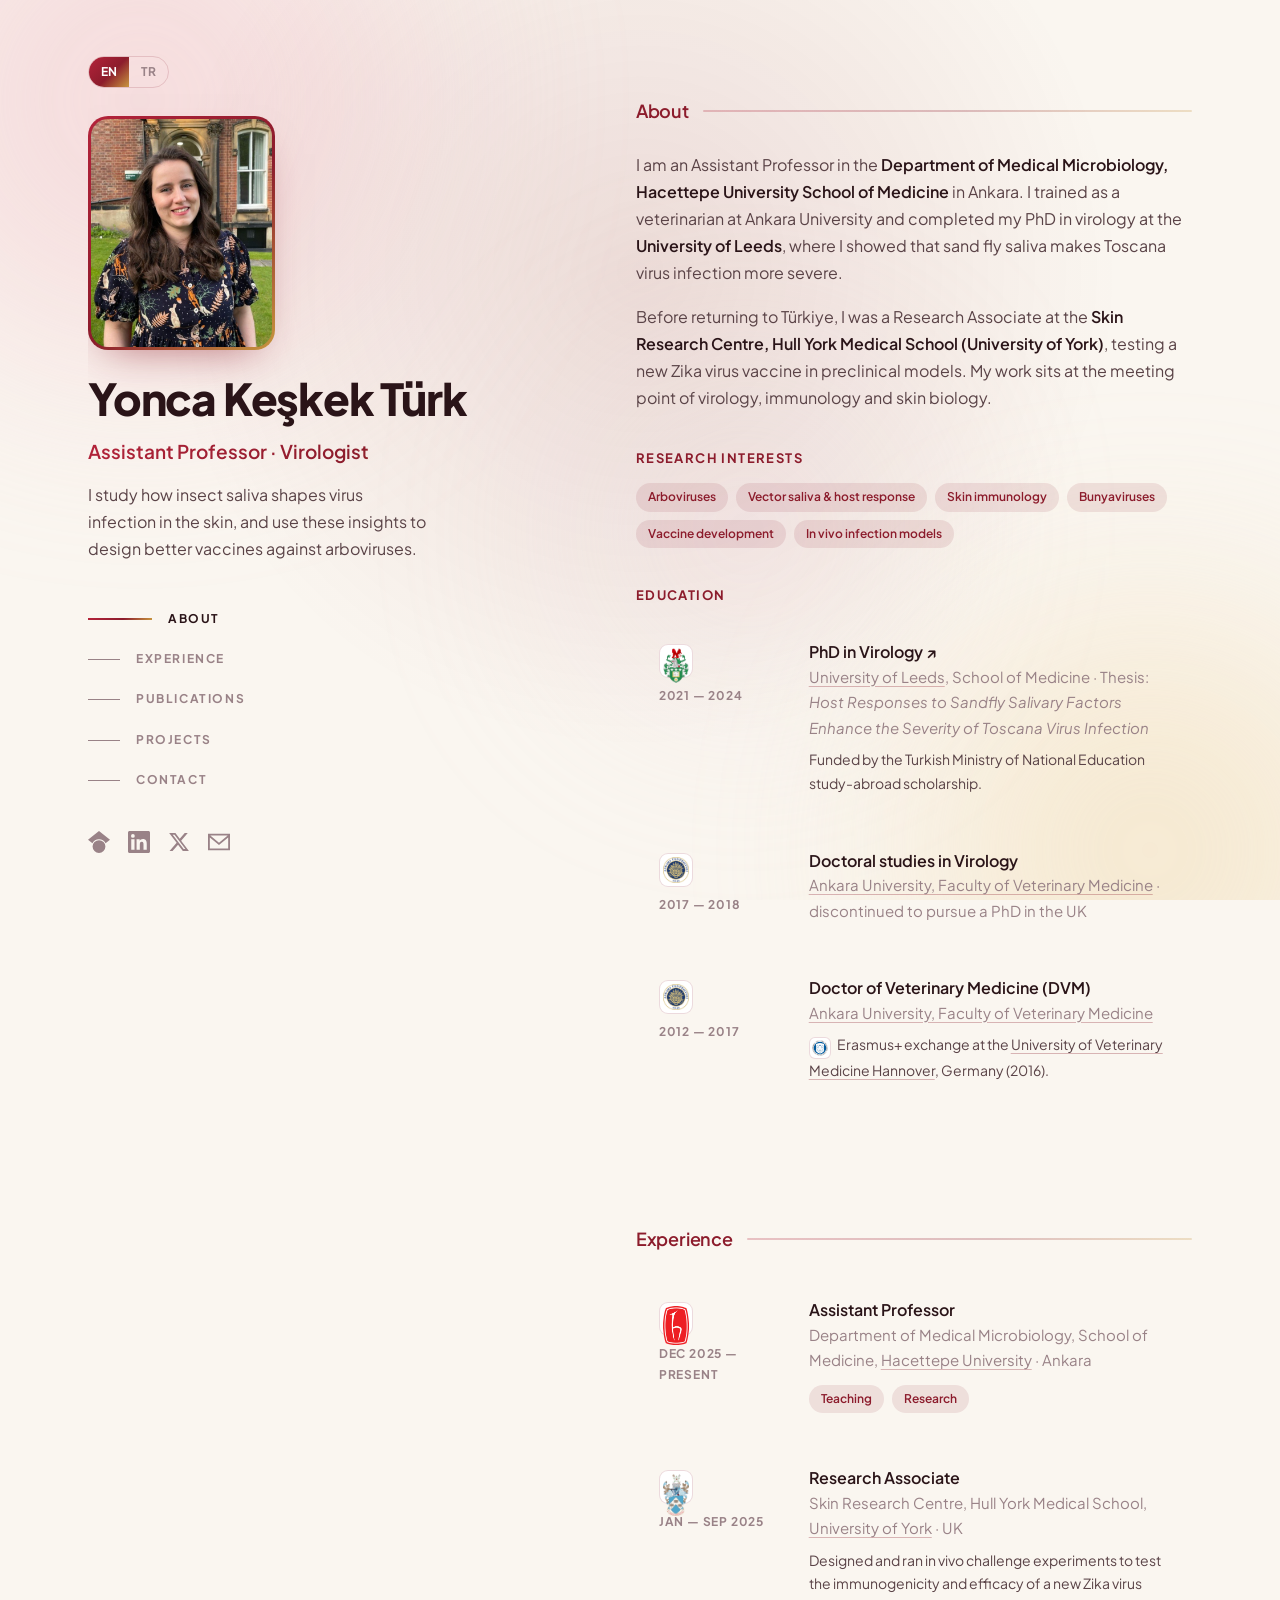
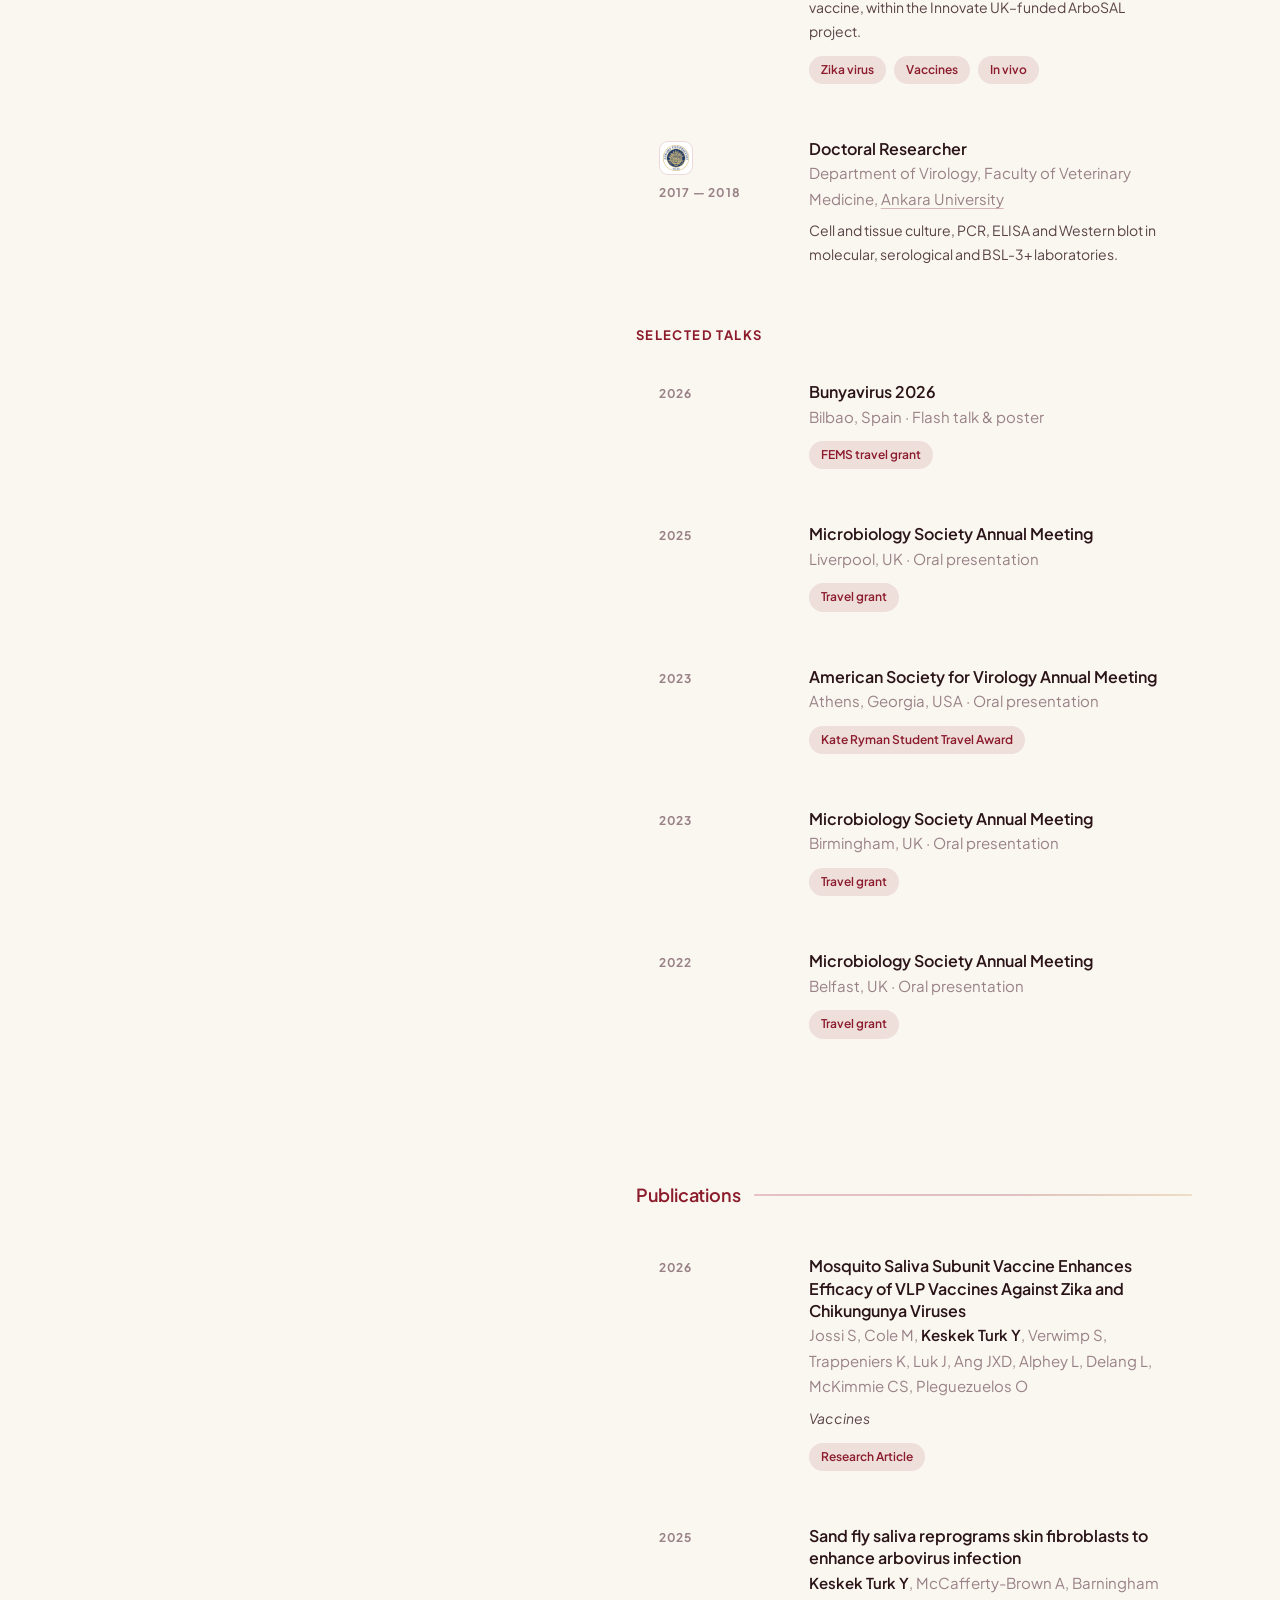
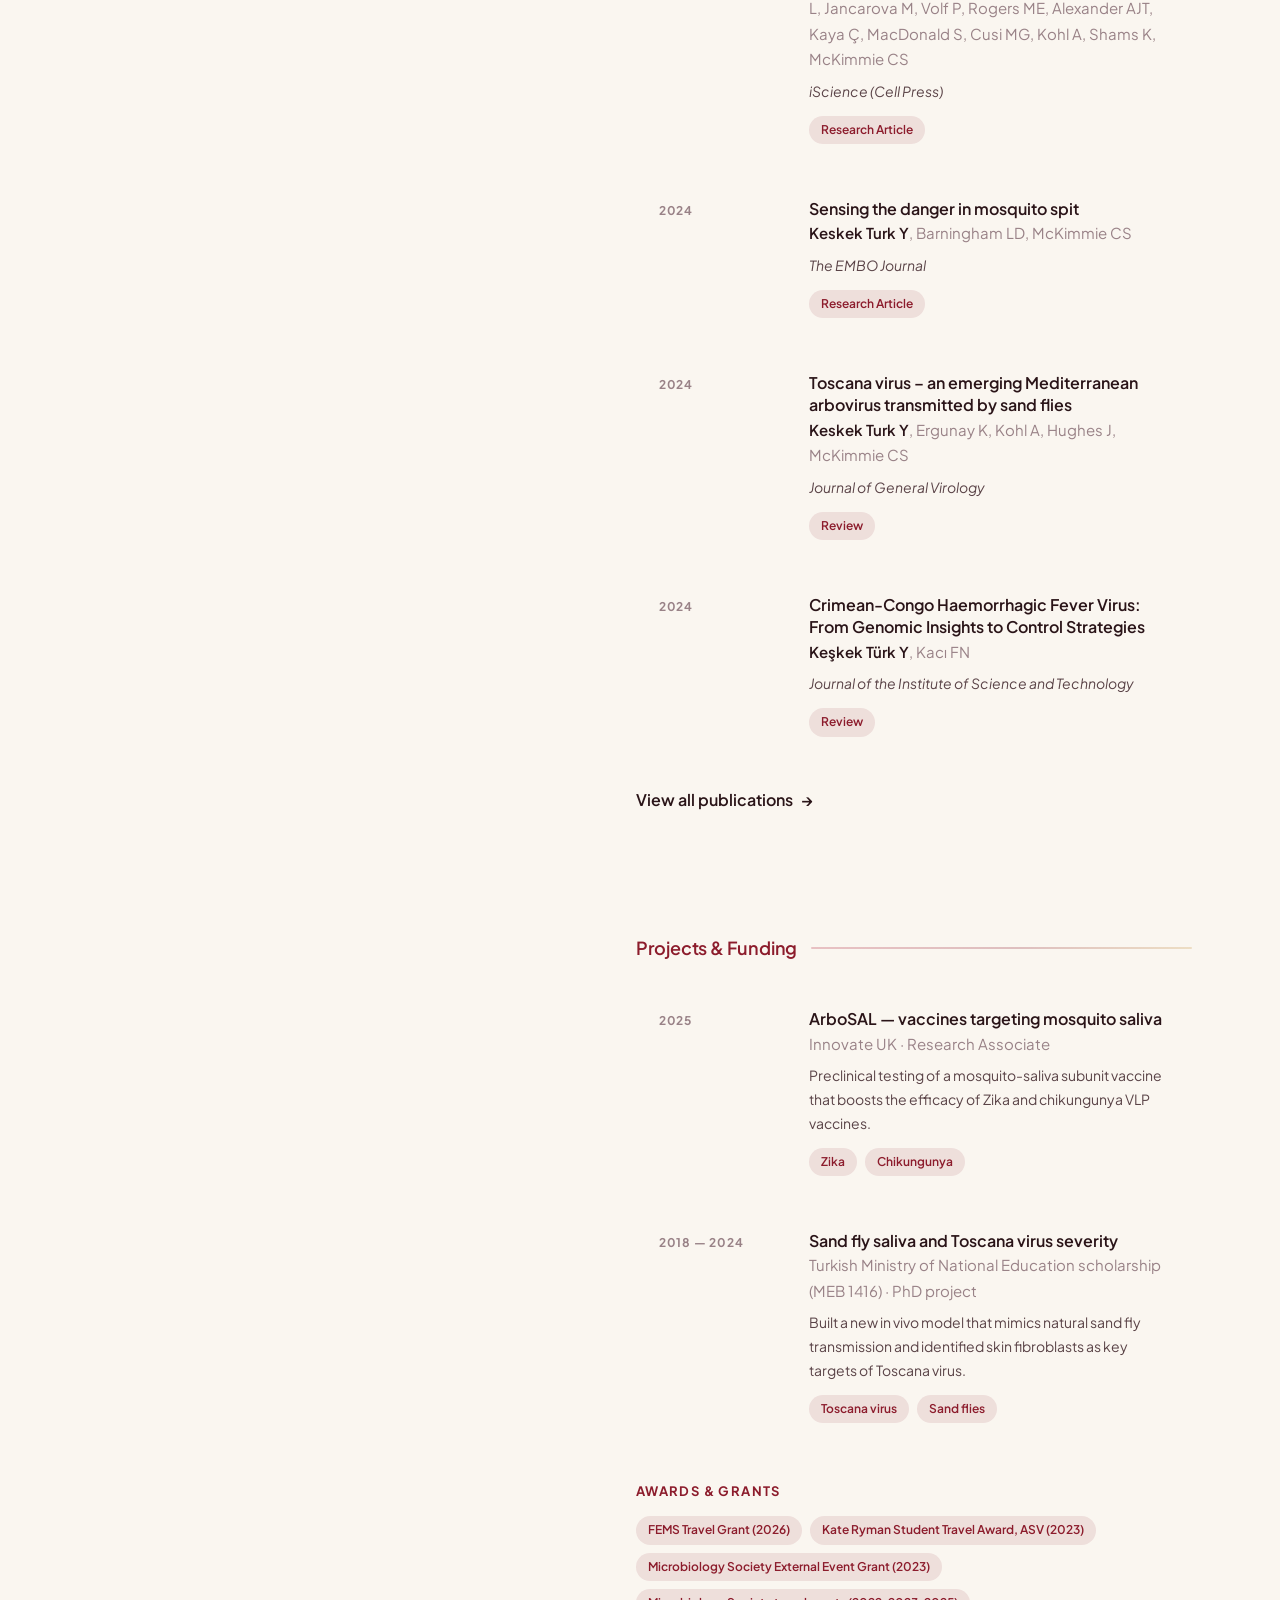
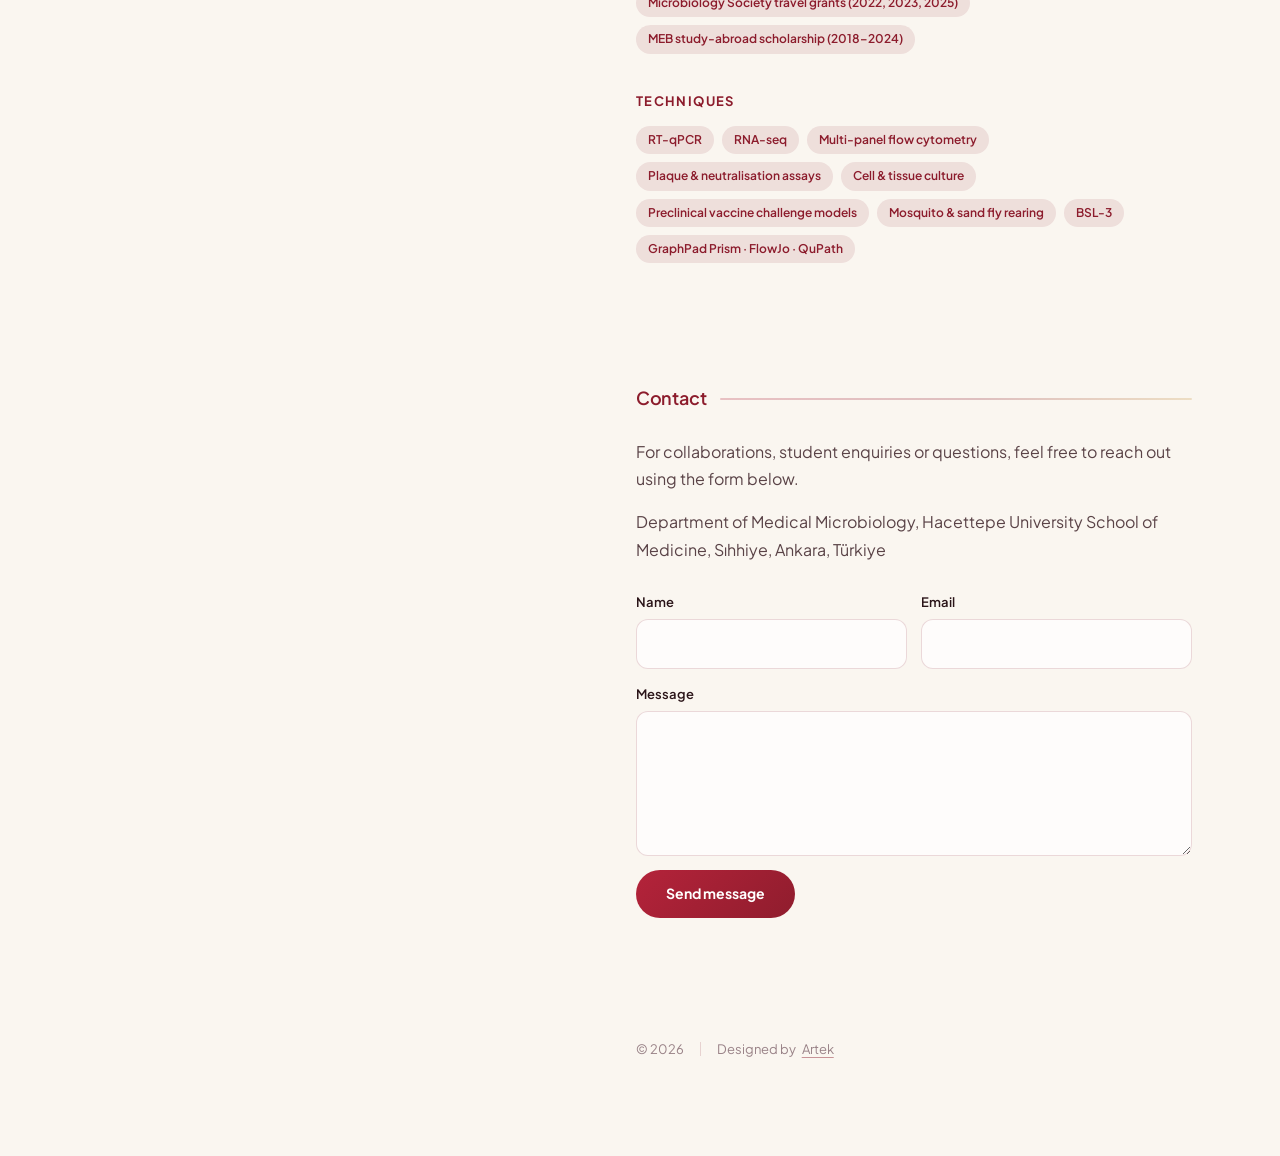
<file: index.html>
<!DOCTYPE html>
<html lang="en" data-lang="en">
<head>
  <meta charset="UTF-8">
  <meta name="viewport" content="width=device-width, initial-scale=1.0">
  <title>Dr. Yonca Keşkek Türk</title>
  <meta name="description" content="Dr. Yonca Keşkek Türk — Assistant Professor of Medical Microbiology at Hacettepe University. Virologist working on arboviruses, vector saliva and vaccines.">
  <meta property="og:title" content="Dr. Yonca Keşkek Türk">
  <meta property="og:description" content="Assistant Professor — research, publications and projects.">
  <meta property="og:image" content="https://yoncakeskekturk.com/images/yonca.jpg?v=3">
  <meta name="theme-color" content="#faf6f0">
  <link rel="icon" type="image/svg+xml" href="favicon.svg?v=1">
  <link rel="preconnect" href="https://fonts.googleapis.com">
  <link rel="preconnect" href="https://fonts.gstatic.com" crossorigin>
  <link href="https://fonts.googleapis.com/css2?family=Plus+Jakarta+Sans:wght@400;500;600;700;800&display=swap" rel="stylesheet">
  <link rel="stylesheet" href="styles.css?v=37">
  <script defer src="https://cloud.umami.is/script.js" data-website-id="28c84bf6-e311-4159-a4d9-18c52d8dbd61" data-domains="yoncakeskekturk.com"></script>
  <script src="main.js?v=37" defer></script>
</head>
<body>
  <div class="bg-blobs" aria-hidden="true"><span></span><span></span><span></span></div>
  <div class="spotlight" aria-hidden="true"></div>

  <div class="layout">
    <header class="sidebar">
      <div>
      <div class="lang-switch" role="group" aria-label="Language">
        <button type="button" data-set-lang="en">EN</button>
        <button type="button" data-set-lang="tr">TR</button>
      </div>
        <div class="portrait"><img src="images/yonca.jpg?v=3" alt="Dr. Yonca Keşkek Türk" width="240" height="300"></div>
        <h1>Yonca Keşkek Türk</h1>
        <div class="title gradient-text"><span lang="en">Assistant Professor · Virologist</span><span lang="tr">Dr. Öğretim Üyesi · Virolog</span></div>
        <p class="tagline"><span lang="en">I study how insect saliva shapes virus infection in the skin, and use these insights to design better vaccines against arboviruses.</span><span lang="tr">Böcek tükürüğünün deride virüs enfeksiyonunu nasıl etkilediğini araştırıyor, bu bilgiyi arbovirüslere karşı daha etkili aşılar geliştirmek için kullanıyorum.</span></p>
        <nav aria-label="Sections">
          <ul class="nav">
        <li><a href="#about"><span lang="en">About</span><span lang="tr">Hakkında</span></a></li>
        <li><a href="#experience"><span lang="en">Experience</span><span lang="tr">Deneyim</span></a></li>
        <li><a href="#publications"><span lang="en">Publications</span><span lang="tr">Yayınlar</span></a></li>
        <li><a href="#projects"><span lang="en">Projects</span><span lang="tr">Projeler</span></a></li>
        <li><a href="#contact"><span lang="en">Contact</span><span lang="tr">İletişim</span></a></li>
          </ul>
        </nav>
      </div>
      <ul class="socials" aria-label="Profiles">
        <li><a href="https://scholar.google.com/citations?hl=en&amp;user=SQE0Mq8AAAAJ" target="_blank" rel="noopener" aria-label="Google Scholar" title="Google Scholar"><svg viewBox="0 0 24 24"><path d="M12 24a7 7 0 1 1 0-14 7 7 0 0 1 0 14zm0-24L0 9.5l4.838 3.94A8 8 0 0 1 12 9a8 8 0 0 1 7.162 4.44L24 9.5z"/></svg></a></li>
        <li><a href="https://www.linkedin.com/in/yoncakeskekturk" target="_blank" rel="noopener" aria-label="LinkedIn" title="LinkedIn"><svg viewBox="0 0 24 24"><path d="M20.447 20.452h-3.554v-5.569c0-1.328-.027-3.037-1.852-3.037-1.853 0-2.136 1.445-2.136 2.939v5.667H9.351V9h3.414v1.561h.046c.477-.9 1.637-1.85 3.37-1.85 3.601 0 4.267 2.37 4.267 5.455v6.286zM5.337 7.433a2.062 2.062 0 1 1 0-4.125 2.062 2.062 0 0 1 0 4.125zM7.119 20.452H3.555V9h3.564v11.452zM22.225 0H1.771C.792 0 0 .774 0 1.729v20.542C0 23.227.792 24 1.771 24h20.451C23.2 24 24 23.227 24 22.271V1.729C24 .774 23.2 0 22.222 0h.003z"/></svg></a></li>
        <li><a href="https://x.com/KeskekTurk" target="_blank" rel="noopener" aria-label="X (Twitter)" title="X (Twitter)"><svg viewBox="0 0 24 24"><path d="M18.244 2.25h3.308l-7.227 8.26 8.502 11.24H16.17l-5.214-6.817L4.99 21.75H1.68l7.73-8.835L1.254 2.25H8.08l4.713 6.231zm-1.161 17.52h1.833L7.084 4.126H5.117z"/></svg></a></li>
        <li><a href="mailto:yoncakeskekturk@outlook.com" aria-label="Email" title="Email"><svg viewBox="0 0 24 24"><path d="M0 3v18h24V3H0zm21.518 2L12 12.713 2.482 5h19.036zM2 19V7.183l10 8.104 10-8.104V19H2z"/></svg></a></li>
      </ul>
    </header>

    <main class="content">
      <section id="about">
        <h2 class="section-title"><span lang="en">About</span><span lang="tr">Hakkında</span></h2>
        <p><span lang="en">I am an Assistant Professor in the <strong>Department of Medical Microbiology, Hacettepe University School of Medicine</strong> in Ankara. I trained as a veterinarian at Ankara University and completed my PhD in virology at the <strong>University of Leeds</strong>, where I showed that sand fly saliva makes Toscana virus infection more severe.</span><span lang="tr">Ankara'da <strong>Hacettepe Üniversitesi Tıp Fakültesi Tıbbi Mikrobiyoloji Anabilim Dalı</strong>'nda Dr. Öğretim Üyesiyim. Ankara Üniversitesi Veteriner Fakültesi'nden mezun oldum ve doktoramı <strong>University of Leeds</strong>'te viroloji alanında tamamladım. Doktora çalışmamda kum sineği tükürüğünün Toskana virüsü enfeksiyonunu ağırlaştırdığını gösterdim.</span></p>
        <p><span lang="en">Before returning to Türkiye, I was a Research Associate at the <strong>Skin Research Centre, Hull York Medical School (University of York)</strong>, testing a new Zika virus vaccine in preclinical models. My work sits at the meeting point of virology, immunology and skin biology.</span><span lang="tr">Türkiye'ye dönmeden önce <strong>Hull York Medical School (University of York) Deri Araştırma Merkezi</strong>'nde araştırmacı olarak yeni bir Zika virüsü aşısını preklinik modellerde test ettim. Çalışmalarım viroloji, immünoloji ve deri biyolojisinin kesişiminde yer alıyor.</span></p>
        <h3 class="subhead"><span lang="en">Research Interests</span><span lang="tr">Araştırma Alanları</span></h3>
        <ul class="tags">
          <li class="tag"><span lang="en">Arboviruses</span><span lang="tr">Arbovirüsler</span></li>
          <li class="tag"><span lang="en">Vector saliva &amp; host response</span><span lang="tr">Vektör tükürüğü ve konak yanıtı</span></li>
          <li class="tag"><span lang="en">Skin immunology</span><span lang="tr">Deri immünolojisi</span></li>
          <li class="tag"><span lang="en">Bunyaviruses</span><span lang="tr">Bunyavirüsler</span></li>
          <li class="tag"><span lang="en">Vaccine development</span><span lang="tr">Aşı geliştirme</span></li>
          <li class="tag"><span lang="en">In vivo infection models</span><span lang="tr">In vivo enfeksiyon modelleri</span></li>
        </ul>
        <h3 class="subhead"><span lang="en">Education</span><span lang="tr">Eğitim</span></h3>
        <ul class="cards">
          <li class="entry">
            <div class="when"><a class="org-logo" href="https://www.leeds.ac.uk" target="_blank" rel="noopener" title="University of Leeds"><img src="images/logos/leeds.png" alt="University of Leeds" width="40" height="40" loading="lazy"></a><span lang="en">2021 — 2024</span><span lang="tr">2021 — 2024</span></div>
            <div>
              <h3><a class="stretched" href="https://etheses.whiterose.ac.uk/id/eprint/35816/" target="_blank" rel="noopener"><span lang="en">PhD in Virology</span><span lang="tr">Doktora, Viroloji</span> <span class="arrow">↗</span></a></h3>
              <div class="sub"><a class="org-link" href="https://www.leeds.ac.uk" target="_blank" rel="noopener">University of Leeds</a>, School of Medicine · <span lang="en">Thesis: <em>Host Responses to Sandfly Salivary Factors Enhance the Severity of Toscana Virus Infection</em></span><span lang="tr">Tez: <em>Host Responses to Sandfly Salivary Factors Enhance the Severity of Toscana Virus Infection</em></span></div>
              <p><span lang="en">Funded by the Turkish Ministry of National Education study-abroad scholarship.</span><span lang="tr">Milli Eğitim Bakanlığı YLSY yurt dışı bursu ile desteklendi.</span></p>
            </div>
          </li>
          <li class="entry">
            <div class="when"><a class="org-logo" href="https://veteriner.ankara.edu.tr" target="_blank" rel="noopener" title="Ankara University"><img src="images/logos/ankara.png" alt="Ankara University" width="40" height="40" loading="lazy"></a><span lang="en">2017 — 2018</span><span lang="tr">2017 — 2018</span></div>
            <div>
              <h3><span lang="en">Doctoral studies in Virology</span><span lang="tr">Viroloji doktora eğitimi</span></h3>
              <div class="sub"><span lang="en"><a class="org-link" href="https://veteriner.ankara.edu.tr" target="_blank" rel="noopener">Ankara University, Faculty of Veterinary Medicine</a> · discontinued to pursue a PhD in the UK</span><span lang="tr"><a class="org-link" href="https://veteriner.ankara.edu.tr" target="_blank" rel="noopener">Ankara Üniversitesi Veteriner Fakültesi</a> · Birleşik Krallık'ta doktora için ayrıldı</span></div>
            </div>
          </li>
          <li class="entry">
            <div class="when"><a class="org-logo" href="https://veteriner.ankara.edu.tr" target="_blank" rel="noopener" title="Ankara University"><img src="images/logos/ankara.png" alt="Ankara University" width="40" height="40" loading="lazy"></a><span lang="en">2012 — 2017</span><span lang="tr">2012 — 2017</span></div>
            <div>
              <h3><span lang="en">Doctor of Veterinary Medicine (DVM)</span><span lang="tr">Veteriner Hekimlik Lisansı</span></h3>
              <div class="sub"><span lang="en"><a class="org-link" href="https://veteriner.ankara.edu.tr" target="_blank" rel="noopener">Ankara University, Faculty of Veterinary Medicine</a></span><span lang="tr"><a class="org-link" href="https://veteriner.ankara.edu.tr" target="_blank" rel="noopener">Ankara Üniversitesi Veteriner Fakültesi</a></span></div>
              <p class="with-logo"><a class="org-logo small" href="https://www.tiho-hannover.de" target="_blank" rel="noopener" title="TiHo Hannover"><img src="images/logos/tiho.png" alt="TiHo Hannover" width="40" height="40" loading="lazy"></a><span lang="en">Erasmus+ exchange at the <a class="org-link" href="https://www.tiho-hannover.de" target="_blank" rel="noopener">University of Veterinary Medicine Hannover</a>, Germany (2016).</span><span lang="tr">Erasmus+ ile <a class="org-link" href="https://www.tiho-hannover.de" target="_blank" rel="noopener">Hannover Veteriner Tıp Üniversitesi</a>, Almanya (2016).</span></p>
            </div>
          </li>
        </ul>
      </section>

      <section id="experience">
        <h2 class="section-title"><span lang="en">Experience</span><span lang="tr">Deneyim</span></h2>
        <ul class="cards">
          <li class="entry">
            <div class="when"><a class="org-logo" href="https://www.hacettepe.edu.tr" target="_blank" rel="noopener" title="Hacettepe University"><img src="images/logos/hacettepe.png" alt="Hacettepe University" width="40" height="40" loading="lazy"></a><span lang="en">Dec 2025 — Present</span><span lang="tr">Ara 2025 — Günümüz</span></div>
            <div>
              <h3><span lang="en">Assistant Professor</span><span lang="tr">Dr. Öğretim Üyesi</span></h3>
              <div class="sub"><span lang="en">Department of Medical Microbiology, School of Medicine, <a class="org-link" href="https://www.hacettepe.edu.tr" target="_blank" rel="noopener">Hacettepe University</a> · Ankara</span><span lang="tr">Tıbbi Mikrobiyoloji Anabilim Dalı, Tıp Fakültesi, <a class="org-link" href="https://www.hacettepe.edu.tr" target="_blank" rel="noopener">Hacettepe Üniversitesi</a> · Ankara</span></div>
              <ul class="tags"><li class="tag"><span lang="en">Teaching</span><span lang="tr">Eğitim</span></li><li class="tag"><span lang="en">Research</span><span lang="tr">Araştırma</span></li></ul>
            </div>
          </li>
          <li class="entry">
            <div class="when"><a class="org-logo" href="https://www.york.ac.uk" target="_blank" rel="noopener" title="University of York"><img src="images/logos/york.png" alt="University of York" width="40" height="40" loading="lazy"></a><span lang="en">Jan — Sep 2025</span><span lang="tr">Oca — Eyl 2025</span></div>
            <div>
              <h3><span lang="en">Research Associate</span><span lang="tr">Araştırma Görevlisi (Postdoc)</span></h3>
              <div class="sub">Skin Research Centre, Hull York Medical School, <a class="org-link" href="https://www.york.ac.uk" target="_blank" rel="noopener">University of York</a> · <span lang="en">UK</span><span lang="tr">Birleşik Krallık</span></div>
              <p><span lang="en">Designed and ran in vivo challenge experiments to test the immunogenicity and efficacy of a new Zika virus vaccine, within the Innovate UK–funded ArboSAL project.</span><span lang="tr">Innovate UK destekli ArboSAL projesi kapsamında yeni bir Zika virüsü aşısının bağışıklık yanıtını ve etkinliğini test eden in vivo deneyleri tasarlayıp yürüttüm.</span></p>
              <ul class="tags"><li class="tag">Zika virus</li><li class="tag">Vaccines</li><li class="tag">In vivo</li></ul>
            </div>
          </li>
          <li class="entry">
            <div class="when"><a class="org-logo" href="https://veteriner.ankara.edu.tr" target="_blank" rel="noopener" title="Ankara University"><img src="images/logos/ankara.png" alt="Ankara University" width="40" height="40" loading="lazy"></a><span lang="en">2017 — 2018</span><span lang="tr">2017 — 2018</span></div>
            <div>
              <h3><span lang="en">Doctoral Researcher</span><span lang="tr">Doktora Araştırmacısı</span></h3>
              <div class="sub"><span lang="en">Department of Virology, Faculty of Veterinary Medicine, <a class="org-link" href="https://veteriner.ankara.edu.tr" target="_blank" rel="noopener">Ankara University</a></span><span lang="tr">Viroloji Anabilim Dalı, Veteriner Fakültesi, <a class="org-link" href="https://veteriner.ankara.edu.tr" target="_blank" rel="noopener">Ankara Üniversitesi</a></span></div>
              <p><span lang="en">Cell and tissue culture, PCR, ELISA and Western blot in molecular, serological and BSL-3+ laboratories.</span><span lang="tr">Moleküler, serolojik ve BSL-3+ laboratuvarlarında hücre ve doku kültürü, PCR, ELISA ve Western blot çalışmaları.</span></p>
            </div>
          </li>
        </ul>

        <h3 class="subhead"><span lang="en">Selected Talks</span><span lang="tr">Seçilmiş Sunumlar</span></h3>
        <ul class="cards">
          <li class="entry">
            <div class="when"><span lang="en">2026</span><span lang="tr">2026</span></div>
            <div>
              <h3>Bunyavirus 2026</h3>
              <div class="sub">Bilbao, <span lang="en">Spain</span><span lang="tr">İspanya</span> · <span lang="en">Flash talk &amp; poster</span><span lang="tr">Kısa sunum ve poster</span></div>
              <ul class="tags"><li class="tag"><span lang="en">FEMS travel grant</span><span lang="tr">FEMS seyahat bursu</span></li></ul>
            </div>
          </li>
          <li class="entry">
            <div class="when"><span lang="en">2025</span><span lang="tr">2025</span></div>
            <div>
              <h3>Microbiology Society Annual Meeting</h3>
              <div class="sub">Liverpool, UK · <span lang="en">Oral presentation</span><span lang="tr">Sözlü sunum</span></div>
              <ul class="tags"><li class="tag"><span lang="en">Travel grant</span><span lang="tr">Seyahat bursu</span></li></ul>
            </div>
          </li>
          <li class="entry">
            <div class="when"><span lang="en">2023</span><span lang="tr">2023</span></div>
            <div>
              <h3>American Society for Virology Annual Meeting</h3>
              <div class="sub">Athens, Georgia, USA · <span lang="en">Oral presentation</span><span lang="tr">Sözlü sunum</span></div>
              <ul class="tags"><li class="tag">Kate Ryman Student Travel Award</li></ul>
            </div>
          </li>
          <li class="entry">
            <div class="when"><span lang="en">2023</span><span lang="tr">2023</span></div>
            <div>
              <h3>Microbiology Society Annual Meeting</h3>
              <div class="sub">Birmingham, UK · <span lang="en">Oral presentation</span><span lang="tr">Sözlü sunum</span></div>
              <ul class="tags"><li class="tag"><span lang="en">Travel grant</span><span lang="tr">Seyahat bursu</span></li></ul>
            </div>
          </li>
          <li class="entry">
            <div class="when"><span lang="en">2022</span><span lang="tr">2022</span></div>
            <div>
              <h3>Microbiology Society Annual Meeting</h3>
              <div class="sub">Belfast, UK · <span lang="en">Oral presentation</span><span lang="tr">Sözlü sunum</span></div>
              <ul class="tags"><li class="tag"><span lang="en">Travel grant</span><span lang="tr">Seyahat bursu</span></li></ul>
            </div>
          </li>
        </ul>
      </section>

      <section id="publications">
        <h2 class="section-title"><span lang="en">Publications</span><span lang="tr">Yayınlar</span></h2>
        <ul class="cards">
          <li class="entry" data-type="article">
            <div class="when">2026</div>
            <div>
              <h3>Mosquito Saliva Subunit Vaccine Enhances Efficacy of VLP Vaccines Against Zika and Chikungunya Viruses</h3>
              <div class="sub">Jossi S, Cole M, <strong>Keskek Turk Y</strong>, Verwimp S, Trappeniers K, Luk J, Ang JXD, Alphey L, Delang L, McKimmie CS, Pleguezuelos O</div>
              <p><em>Vaccines</em></p>
              <ul class="tags"><li class="tag"><span lang="en">Research Article</span><span lang="tr">Araştırma Makalesi</span></li></ul>
            </div>
          </li>
          <li class="entry" data-type="article">
            <div class="when">2025</div>
            <div>
              <h3>Sand fly saliva reprograms skin fibroblasts to enhance arbovirus infection</h3>
              <div class="sub"><strong>Keskek Turk Y</strong>, McCafferty-Brown A, Barningham L, Jancarova M, Volf P, Rogers ME, Alexander AJT, Kaya Ç, MacDonald S, Cusi MG, Kohl A, Shams K, McKimmie CS</div>
              <p><em>iScience (Cell Press)</em></p>
              <ul class="tags"><li class="tag"><span lang="en">Research Article</span><span lang="tr">Araştırma Makalesi</span></li></ul>
            </div>
          </li>
          <li class="entry" data-type="article">
            <div class="when">2024</div>
            <div>
              <h3>Sensing the danger in mosquito spit</h3>
              <div class="sub"><strong>Keskek Turk Y</strong>, Barningham LD, McKimmie CS</div>
              <p><em>The EMBO Journal</em></p>
              <ul class="tags"><li class="tag"><span lang="en">Research Article</span><span lang="tr">Araştırma Makalesi</span></li></ul>
            </div>
          </li>
          <li class="entry" data-type="review">
            <div class="when">2024</div>
            <div>
              <h3>Toscana virus – an emerging Mediterranean arbovirus transmitted by sand flies</h3>
              <div class="sub"><strong>Keskek Turk Y</strong>, Ergunay K, Kohl A, Hughes J, McKimmie CS</div>
              <p><em>Journal of General Virology</em></p>
              <ul class="tags"><li class="tag"><span lang="en">Review</span><span lang="tr">Derleme</span></li></ul>
            </div>
          </li>
          <li class="entry" data-type="review">
            <div class="when">2024</div>
            <div>
              <h3>Crimean-Congo Haemorrhagic Fever Virus: From Genomic Insights to Control Strategies</h3>
              <div class="sub"><strong>Keşkek Türk Y</strong>, Kacı FN</div>
              <p><em>Journal of the Institute of Science and Technology</em></p>
              <ul class="tags"><li class="tag"><span lang="en">Review</span><span lang="tr">Derleme</span></li></ul>
            </div>
          </li>
        </ul>
        <a class="more-link" href="publications.html"><span lang="en">View all publications</span><span lang="tr">Tüm yayınları gör</span> <span class="arrow">→</span></a>
      </section>

      <section id="projects">
        <h2 class="section-title"><span lang="en">Projects &amp; Funding</span><span lang="tr">Projeler ve Destekler</span></h2>
        <ul class="cards">
          <li class="entry">
            <div class="when"><span lang="en">2025</span><span lang="tr">2025</span></div>
            <div>
              <h3><span lang="en">ArboSAL — vaccines targeting mosquito saliva</span><span lang="tr">ArboSAL — sivrisinek tükürüğünü hedefleyen aşılar</span></h3>
              <div class="sub">Innovate UK · <span lang="en">Research Associate</span><span lang="tr">Araştırmacı</span></div>
              <p><span lang="en">Preclinical testing of a mosquito-saliva subunit vaccine that boosts the efficacy of Zika and chikungunya VLP vaccines.</span><span lang="tr">Zika ve chikungunya VLP aşılarının etkinliğini artıran sivrisinek tükürüğü alt birim aşısının preklinik testleri.</span></p>
              <ul class="tags"><li class="tag">Zika</li><li class="tag">Chikungunya</li></ul>
            </div>
          </li>
          <li class="entry">
            <div class="when"><span lang="en">2018 — 2024</span><span lang="tr">2018 — 2024</span></div>
            <div>
              <h3><span lang="en">Sand fly saliva and Toscana virus severity</span><span lang="tr">Kum sineği tükürüğü ve Toskana virüsü</span></h3>
              <div class="sub"><span lang="en">Turkish Ministry of National Education scholarship (MEB 1416) · PhD project</span><span lang="tr">Milli Eğitim Bakanlığı YLSY bursu (MEB 1416) · Doktora projesi</span></div>
              <p><span lang="en">Built a new in vivo model that mimics natural sand fly transmission and identified skin fibroblasts as key targets of Toscana virus.</span><span lang="tr">Doğal kum sineği bulaşını taklit eden yeni bir in vivo model kurdum ve deri fibroblastlarını Toskana virüsünün temel hedef hücreleri olarak belirledim.</span></p>
              <ul class="tags"><li class="tag">Toscana virus</li><li class="tag"><span lang="en">Sand flies</span><span lang="tr">Kum sinekleri</span></li></ul>
            </div>
          </li>
        </ul>

        <h3 class="subhead"><span lang="en">Awards &amp; Grants</span><span lang="tr">Ödüller ve Burslar</span></h3>
        <ul class="tags">
          <li class="tag">FEMS Travel Grant (2026)</li>
          <li class="tag">Kate Ryman Student Travel Award, ASV (2023)</li>
          <li class="tag">Microbiology Society External Event Grant (2023)</li>
          <li class="tag"><span lang="en">Microbiology Society travel grants (2022, 2023, 2025)</span><span lang="tr">Microbiology Society seyahat bursları (2022, 2023, 2025)</span></li>
          <li class="tag"><span lang="en">MEB study-abroad scholarship (2018–2024)</span><span lang="tr">MEB yurt dışı lisansüstü bursu (2018–2024)</span></li>
        </ul>

        <h3 class="subhead"><span lang="en">Techniques</span><span lang="tr">Teknikler</span></h3>
        <ul class="tags">
          <li class="tag">RT-qPCR</li><li class="tag">RNA-seq</li><li class="tag"><span lang="en">Multi-panel flow cytometry</span><span lang="tr">Çok parametreli akım sitometrisi</span></li>
          <li class="tag"><span lang="en">Plaque &amp; neutralisation assays</span><span lang="tr">Plak ve nötralizasyon testleri</span></li><li class="tag"><span lang="en">Cell &amp; tissue culture</span><span lang="tr">Hücre ve doku kültürü</span></li>
          <li class="tag"><span lang="en">Preclinical vaccine challenge models</span><span lang="tr">Preklinik aşı deney modelleri</span></li><li class="tag"><span lang="en">Mosquito &amp; sand fly rearing</span><span lang="tr">Sivrisinek ve kum sineği yetiştirme</span></li>
          <li class="tag">BSL-3</li><li class="tag">GraphPad Prism · FlowJo · QuPath</li>
        </ul>
      </section>

      <section id="contact">
        <h2 class="section-title"><span lang="en">Contact</span><span lang="tr">İletişim</span></h2>
        <p><span lang="en">For collaborations, student enquiries or questions, feel free to reach out using the form below.</span><span lang="tr">İş birlikleri, öğrenci başvuruları veya sorularınız için aşağıdaki formu kullanarak bana ulaşabilirsiniz.</span></p>
        <ul class="contact-lines">
          <li><span lang="en">Department of Medical Microbiology, Hacettepe University School of Medicine, Sıhhiye, Ankara, Türkiye</span><span lang="tr">Tıbbi Mikrobiyoloji Anabilim Dalı, Hacettepe Üniversitesi Tıp Fakültesi, Sıhhiye, Ankara</span></li>
        </ul>
        <form class="contact-form" action="https://formsubmit.co/yoncakeskekturk@outlook.com" method="POST">
          <input type="hidden" name="_next" value="https://yoncakeskekturk.com/#contact">
          <input type="hidden" name="_captcha" value="true">
          <div class="form-row">
            <div class="form-group"><label for="f-name"><span lang="en">Name</span><span lang="tr">Ad Soyad</span></label><input id="f-name" type="text" name="name" required></div>
            <div class="form-group"><label for="f-email"><span lang="en">Email</span><span lang="tr">E-posta</span></label><input id="f-email" type="email" name="email" required></div>
          </div>
          <div class="form-group"><label for="f-msg"><span lang="en">Message</span><span lang="tr">Mesaj</span></label><textarea id="f-msg" name="message" rows="5" required></textarea></div>
          <button type="submit" class="btn"><span lang="en">Send message</span><span lang="tr">Mesaj gönder</span></button>
        </form>
      </section>

      <footer class="note">© 2026<span class="divider" aria-hidden="true"></span>Designed by <a class="credit" href="https://www.linkedin.com/in/ahmetturk08/" target="_blank" rel="noopener">Artek</a></footer>
    </main>
  </div>
</body>
</html>
</file>
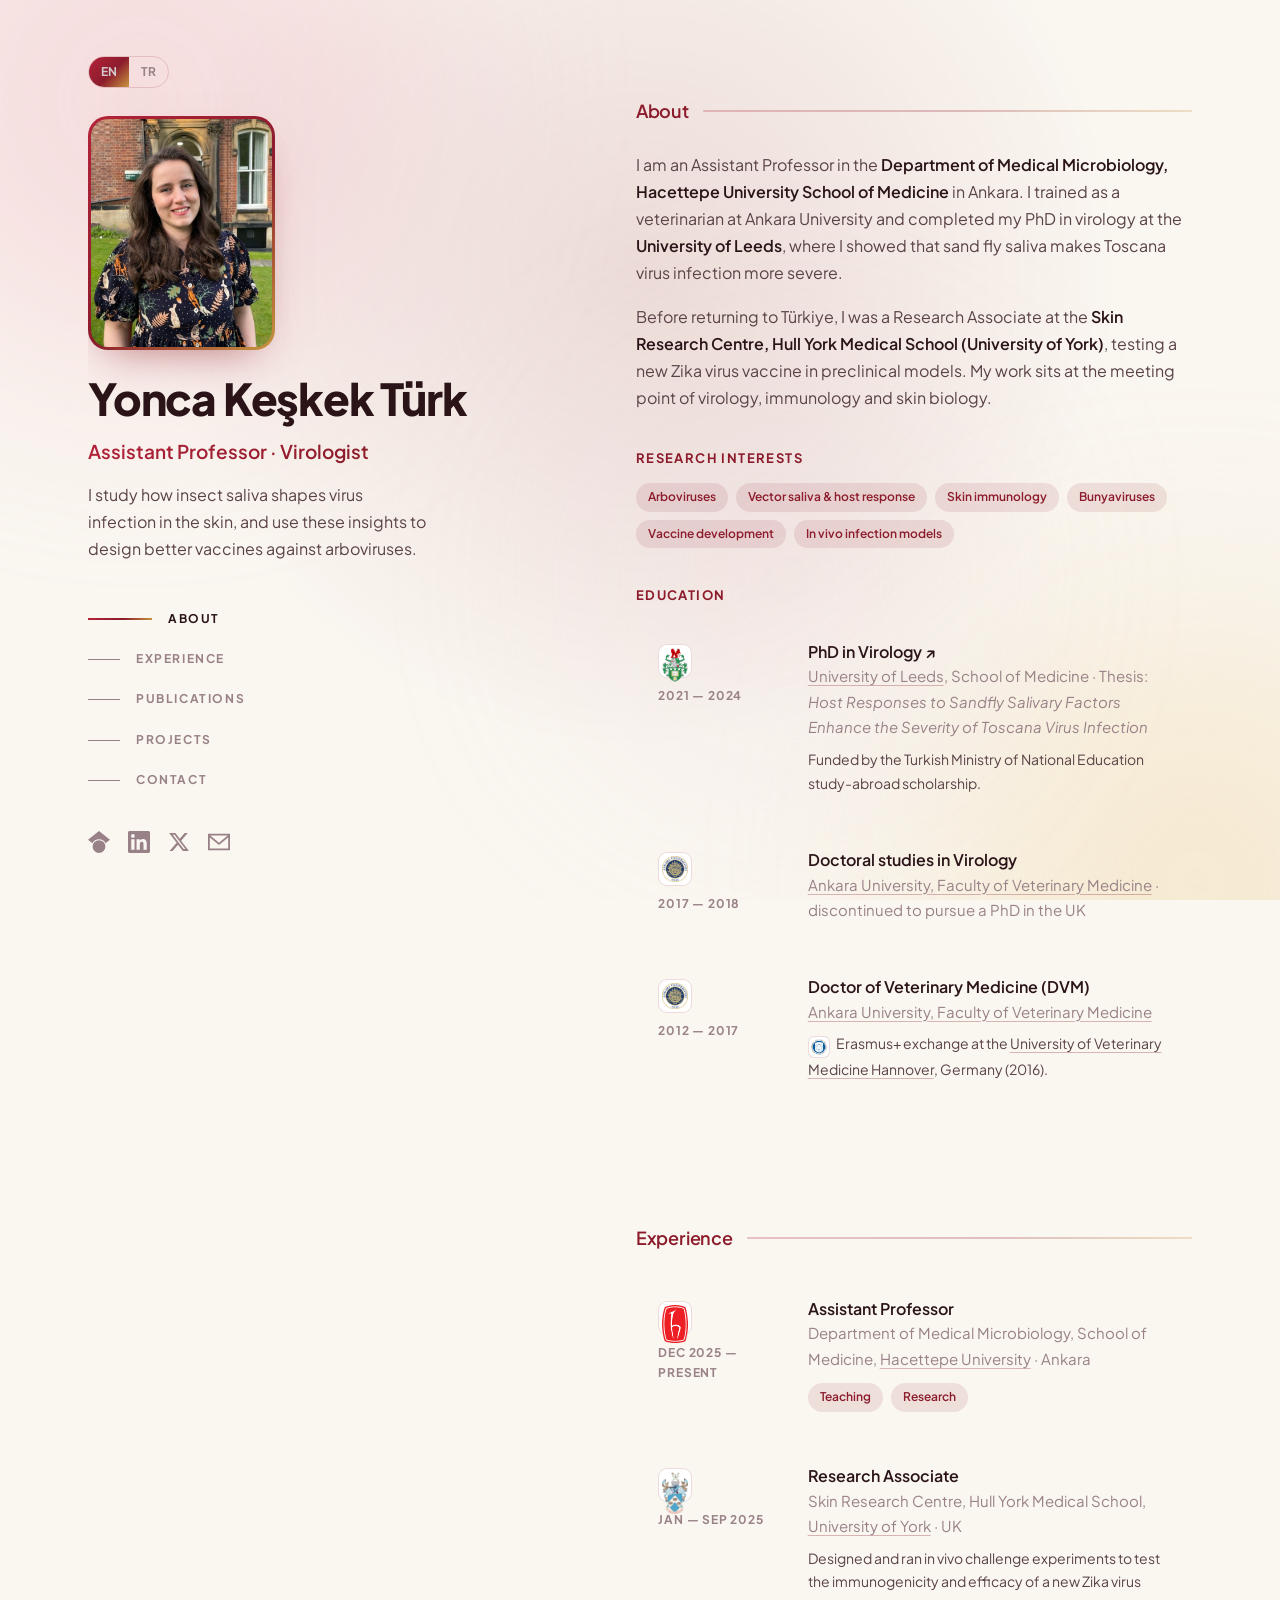
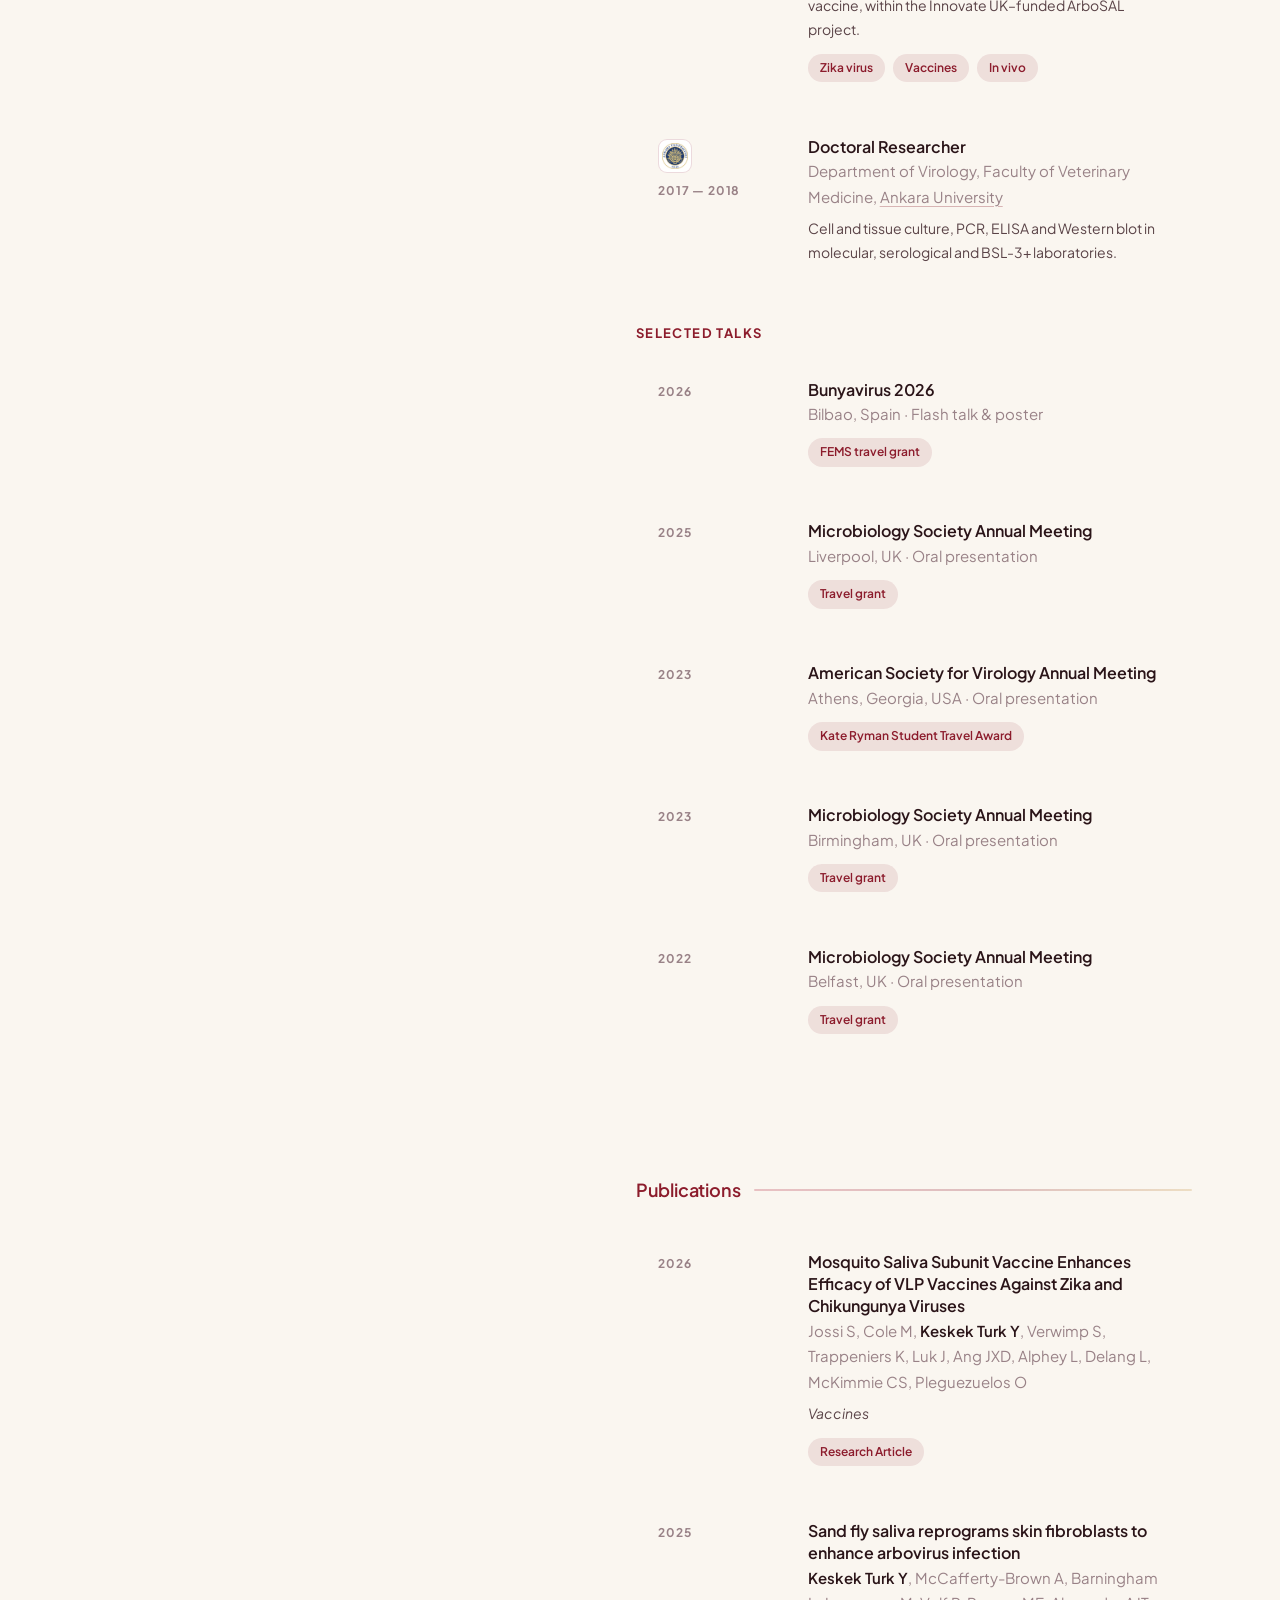
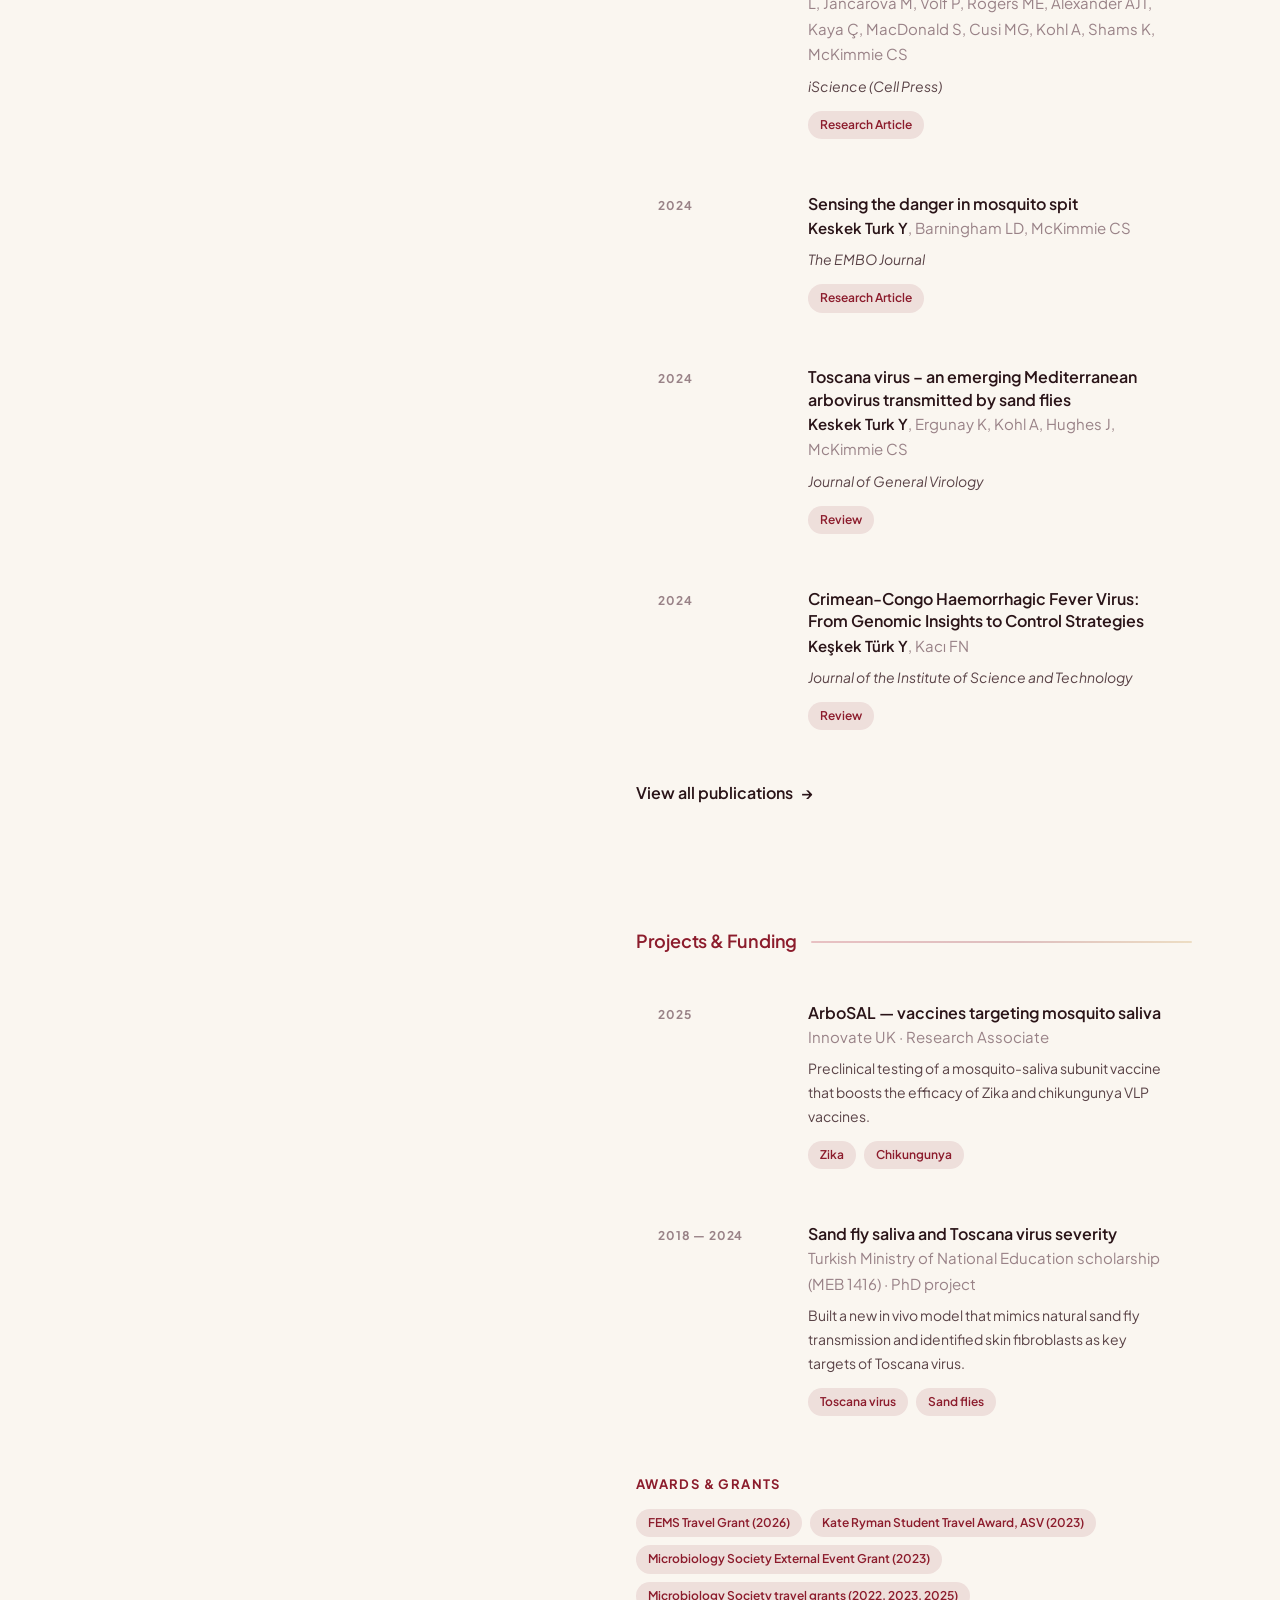
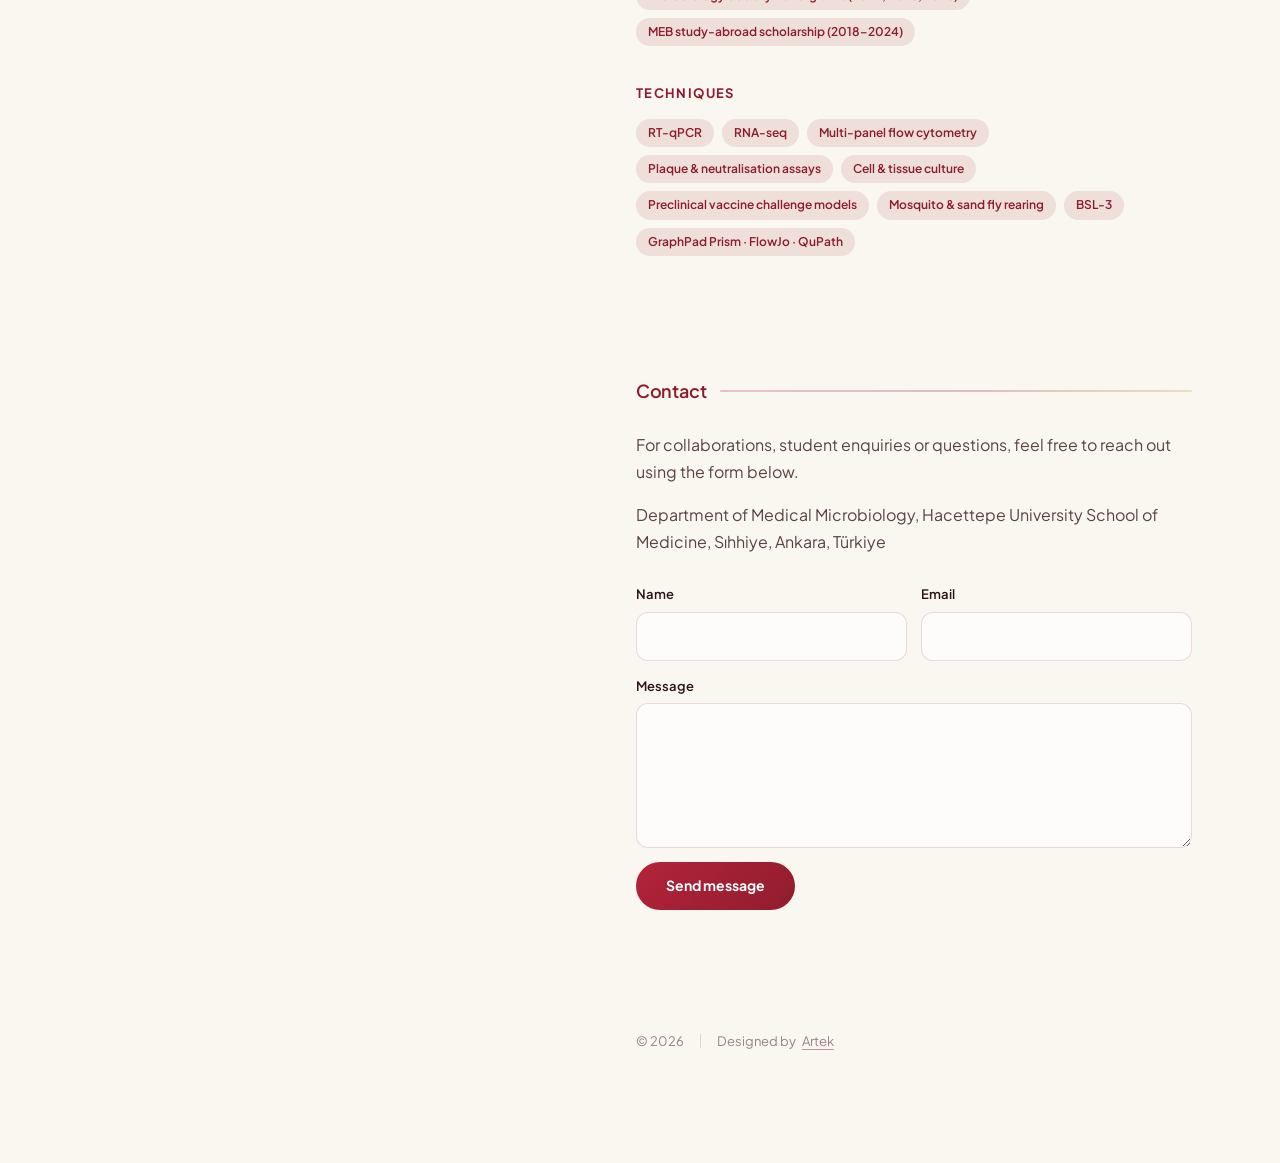
<file: about.html>
<!DOCTYPE html>
<html lang="en">
<head>
  <meta charset="UTF-8">
  <meta http-equiv="refresh" content="0; url=index.html#about">
  <link rel="canonical" href="index.html#about">
  <title>Yonca Keşkek Türk</title>
</head>
<body><a href="index.html#about">Yonca Keşkek Türk</a></body>
</html>
</file>
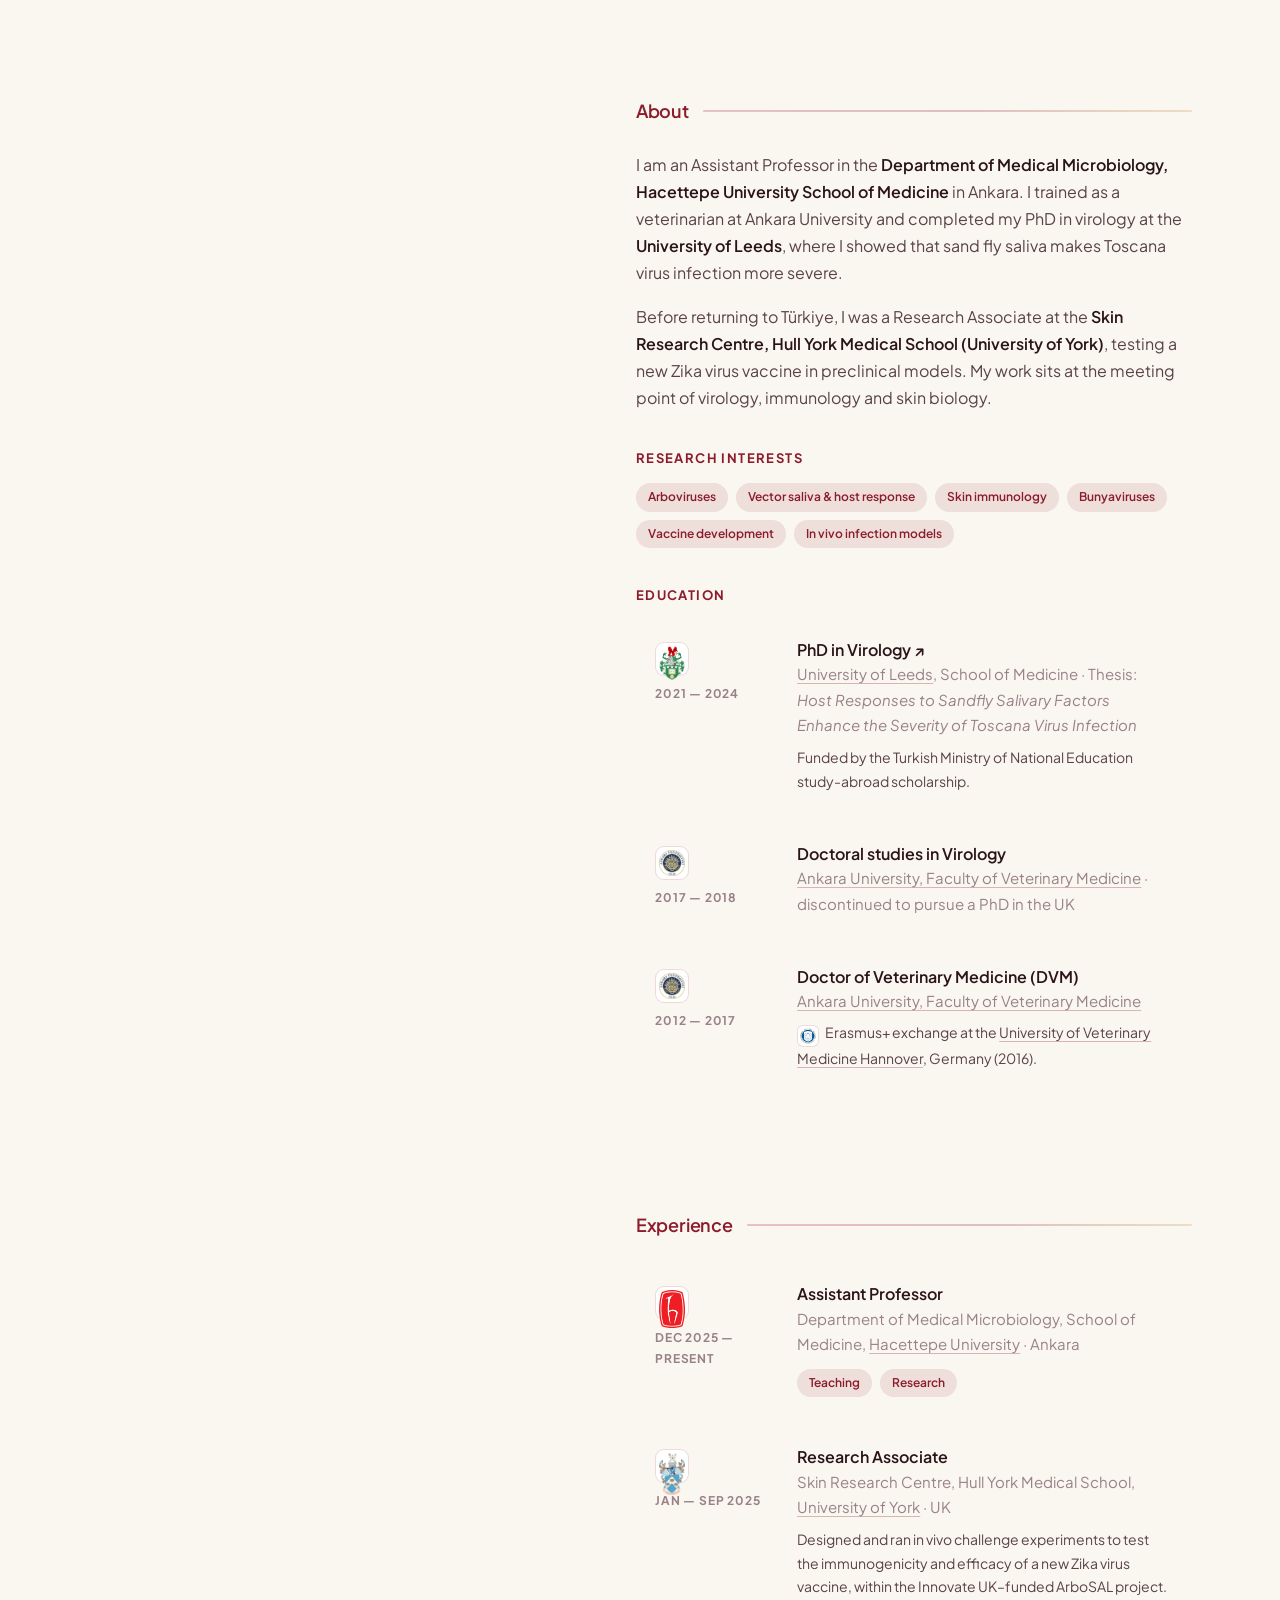
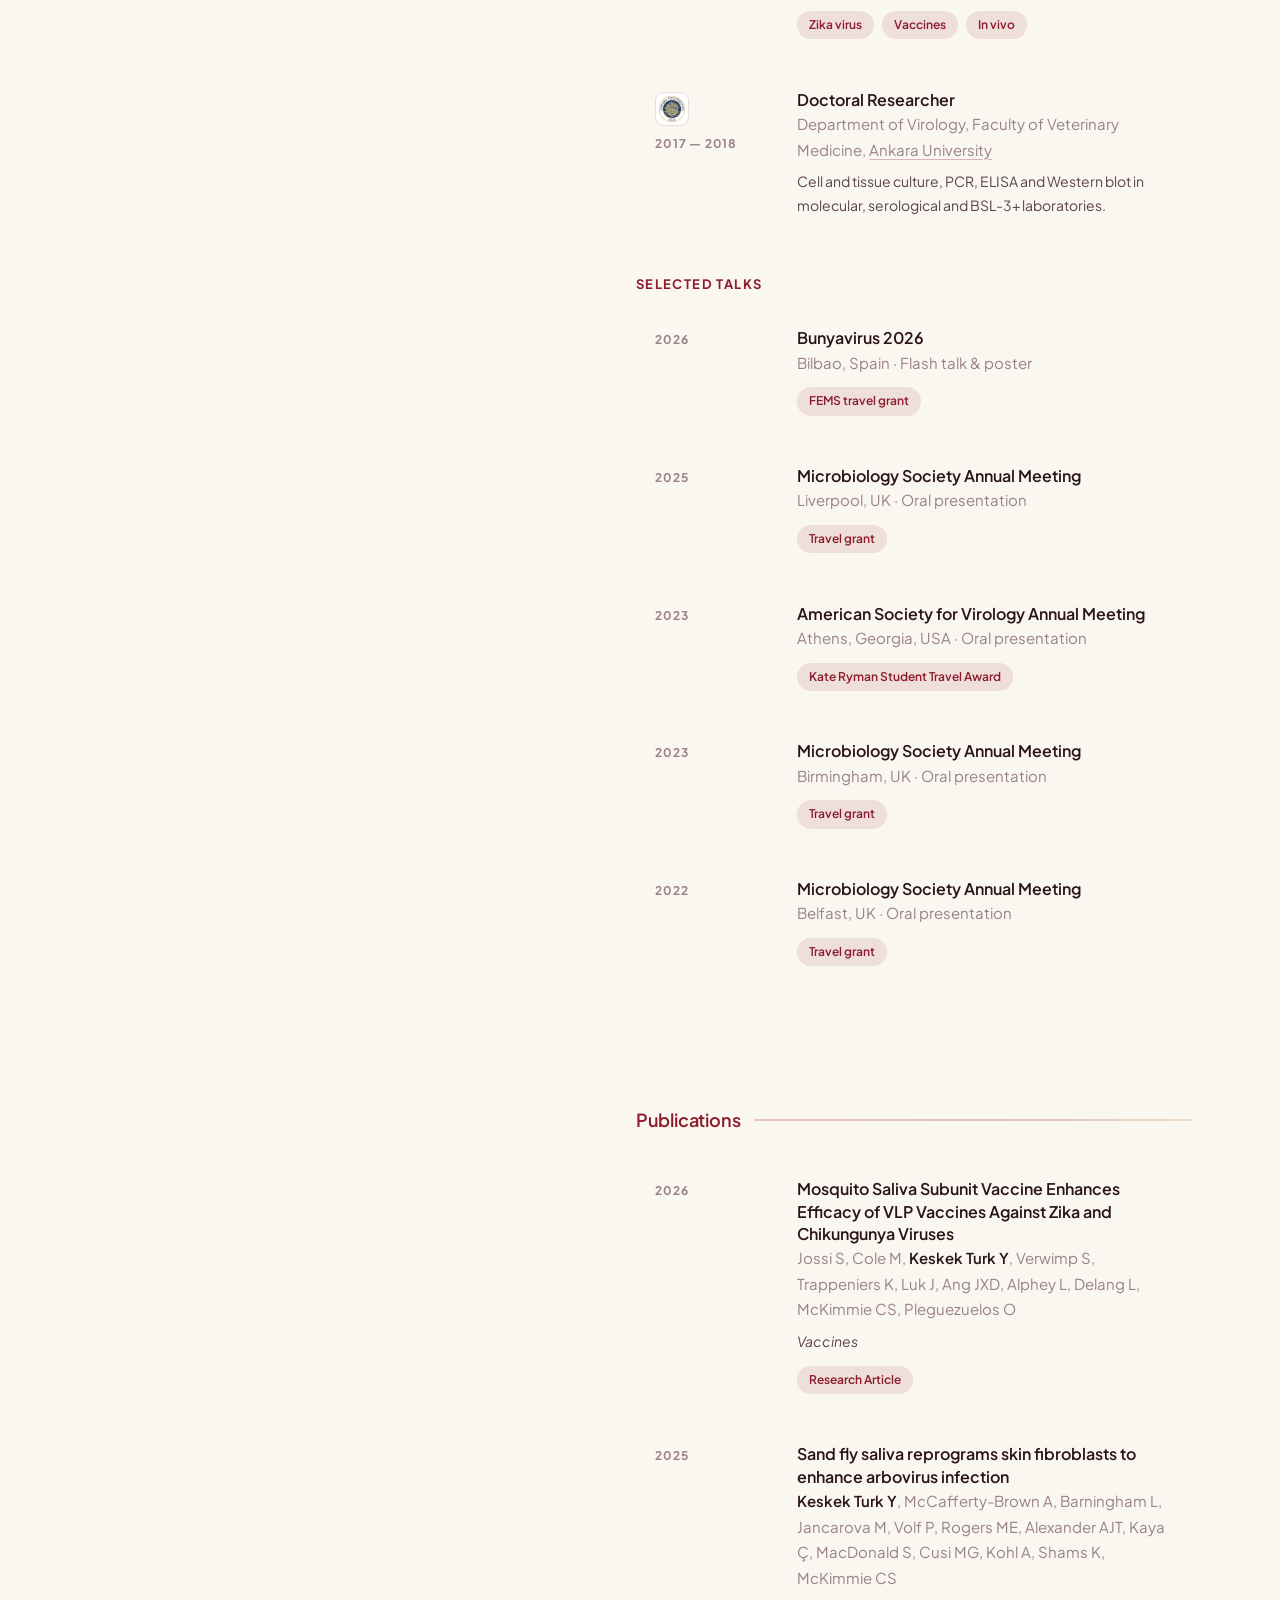
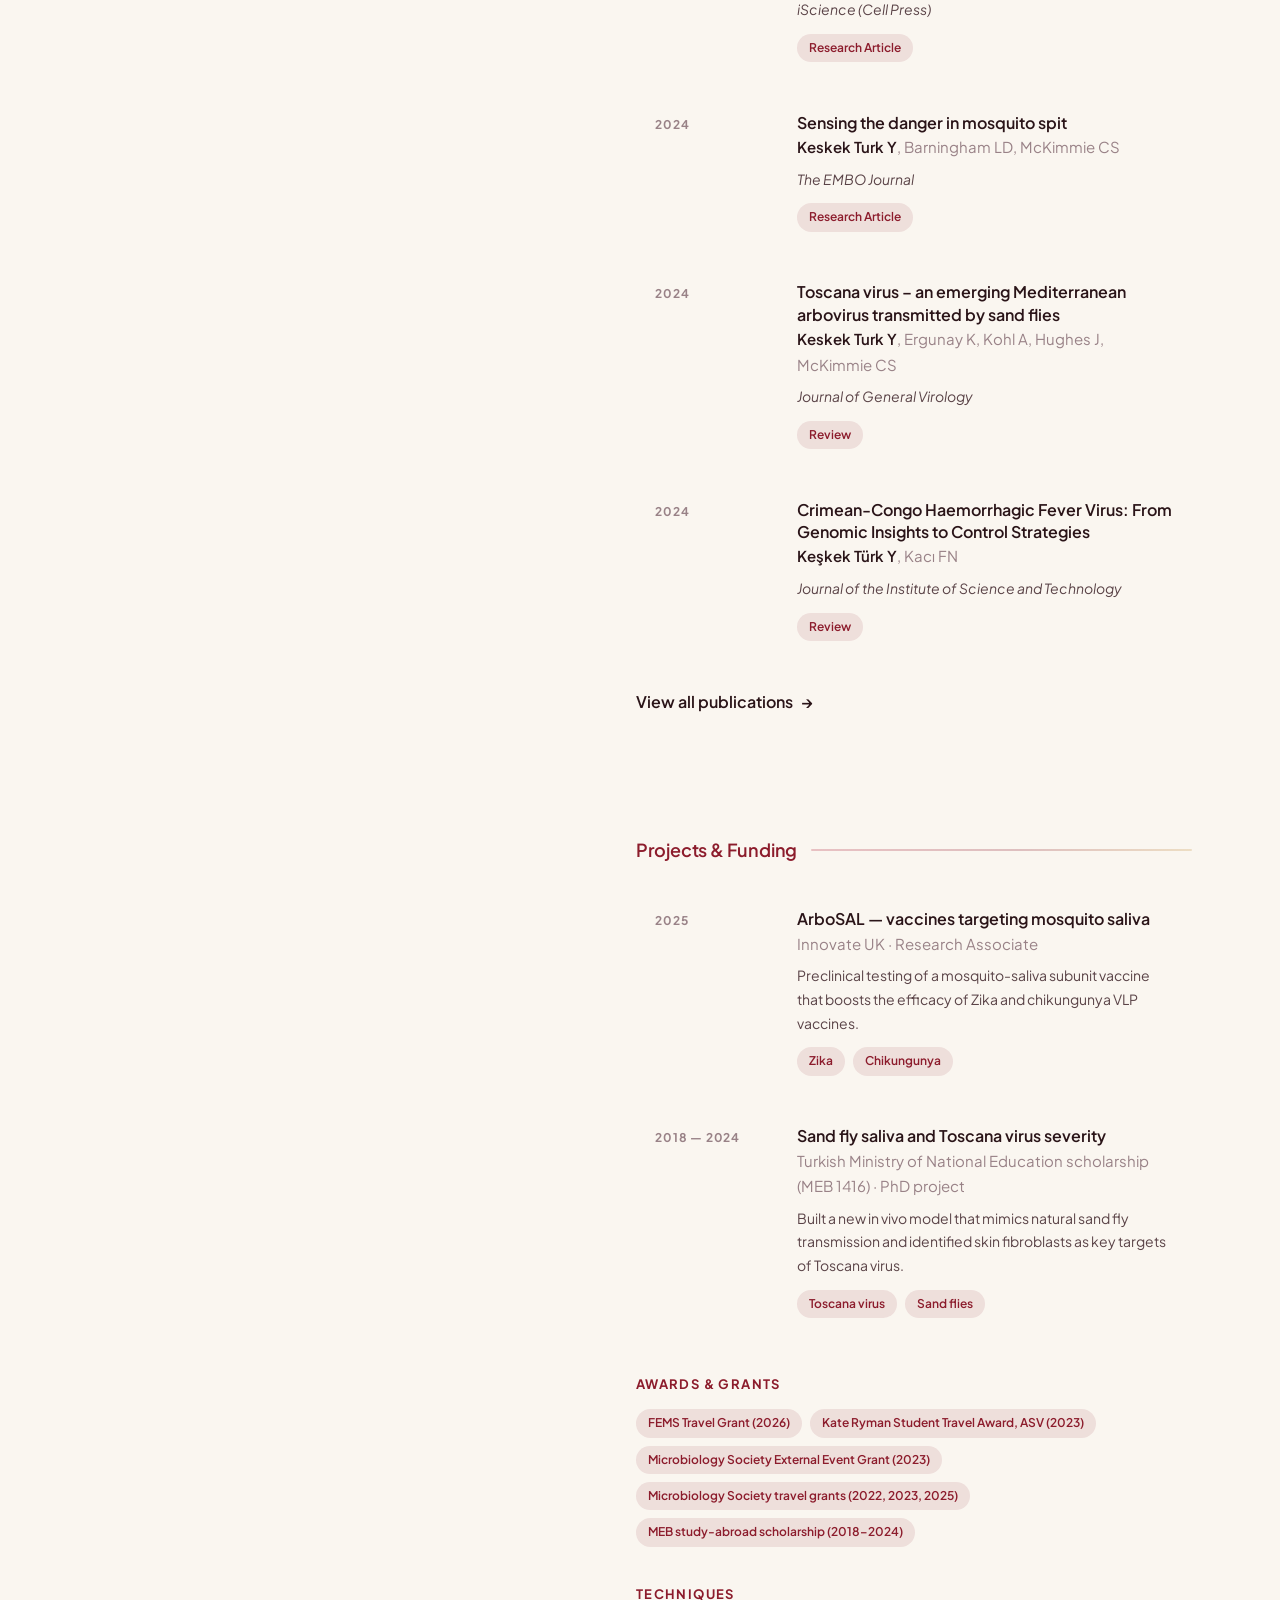
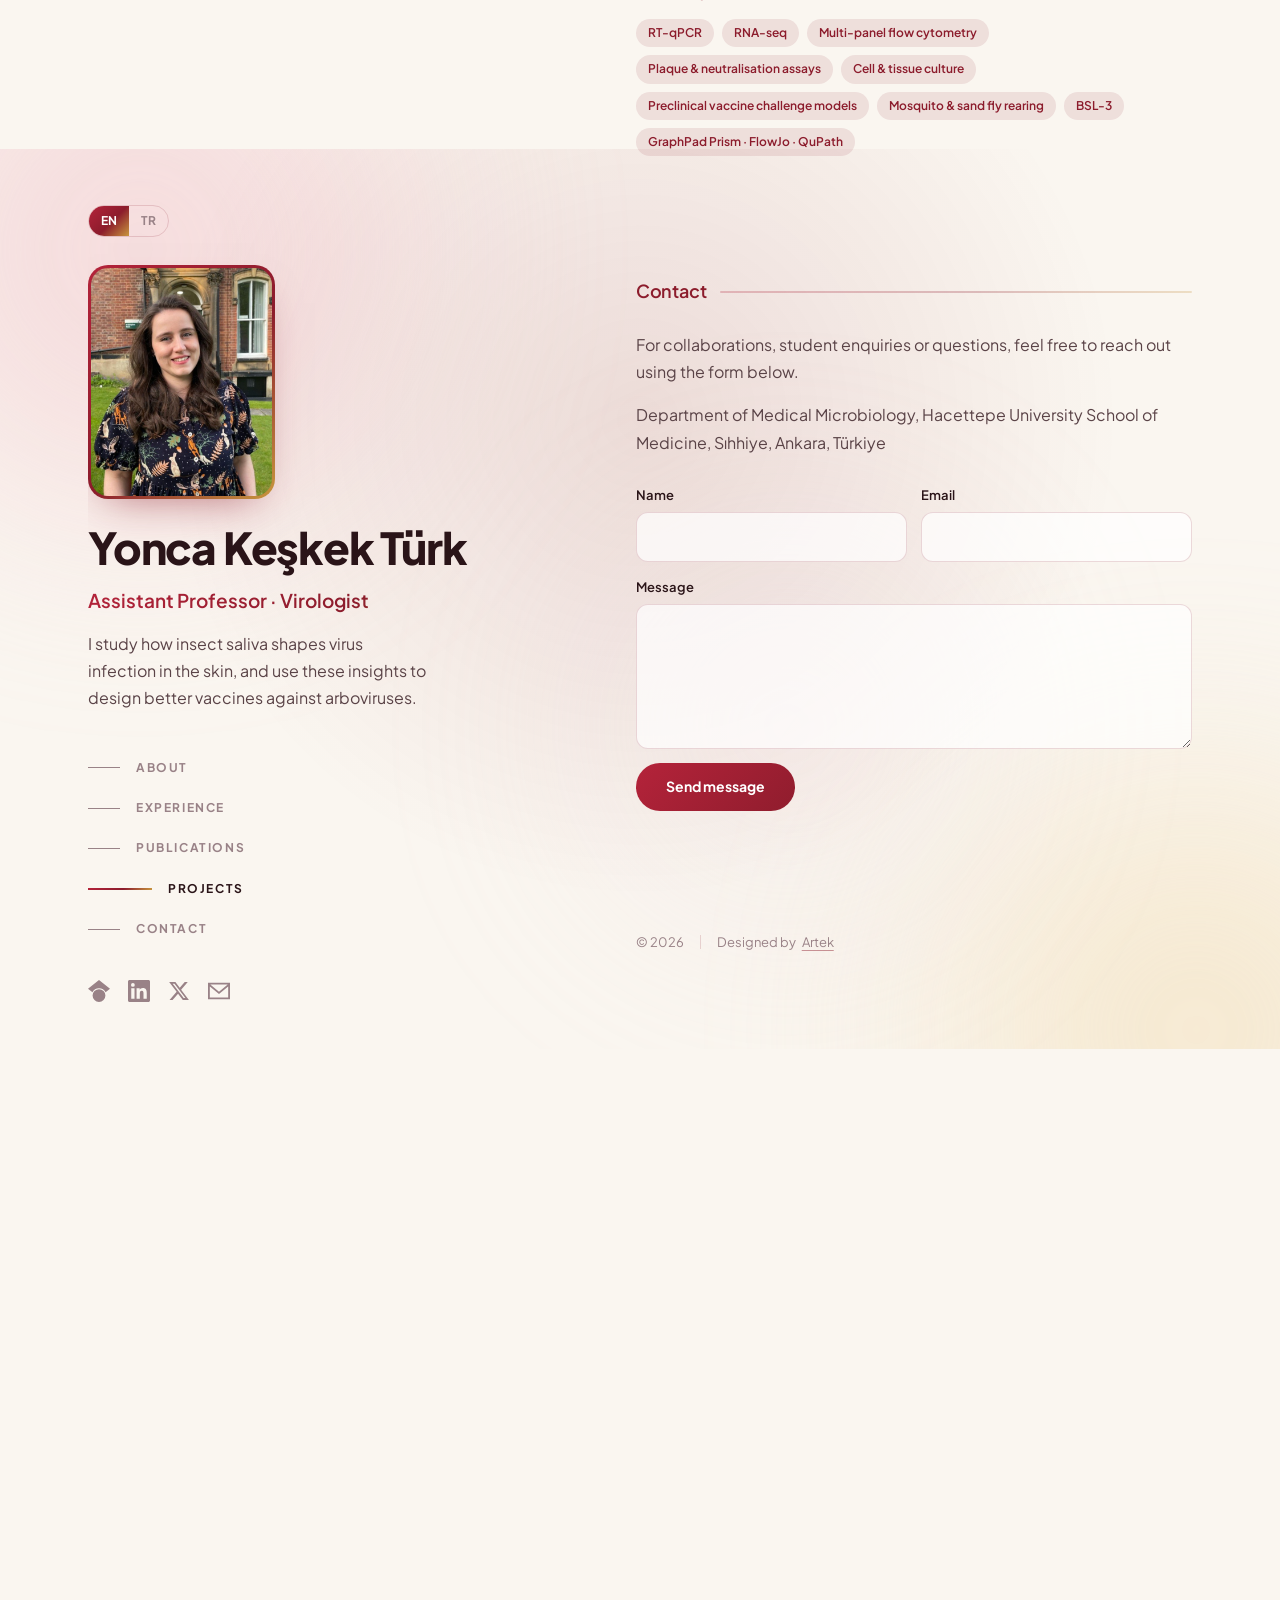
<file: contact.html>
<!DOCTYPE html>
<html lang="en">
<head>
  <meta charset="UTF-8">
  <meta http-equiv="refresh" content="0; url=index.html#contact">
  <link rel="canonical" href="index.html#contact">
  <title>Yonca Keşkek Türk</title>
</head>
<body><a href="index.html#contact">Yonca Keşkek Türk</a></body>
</html>
</file>
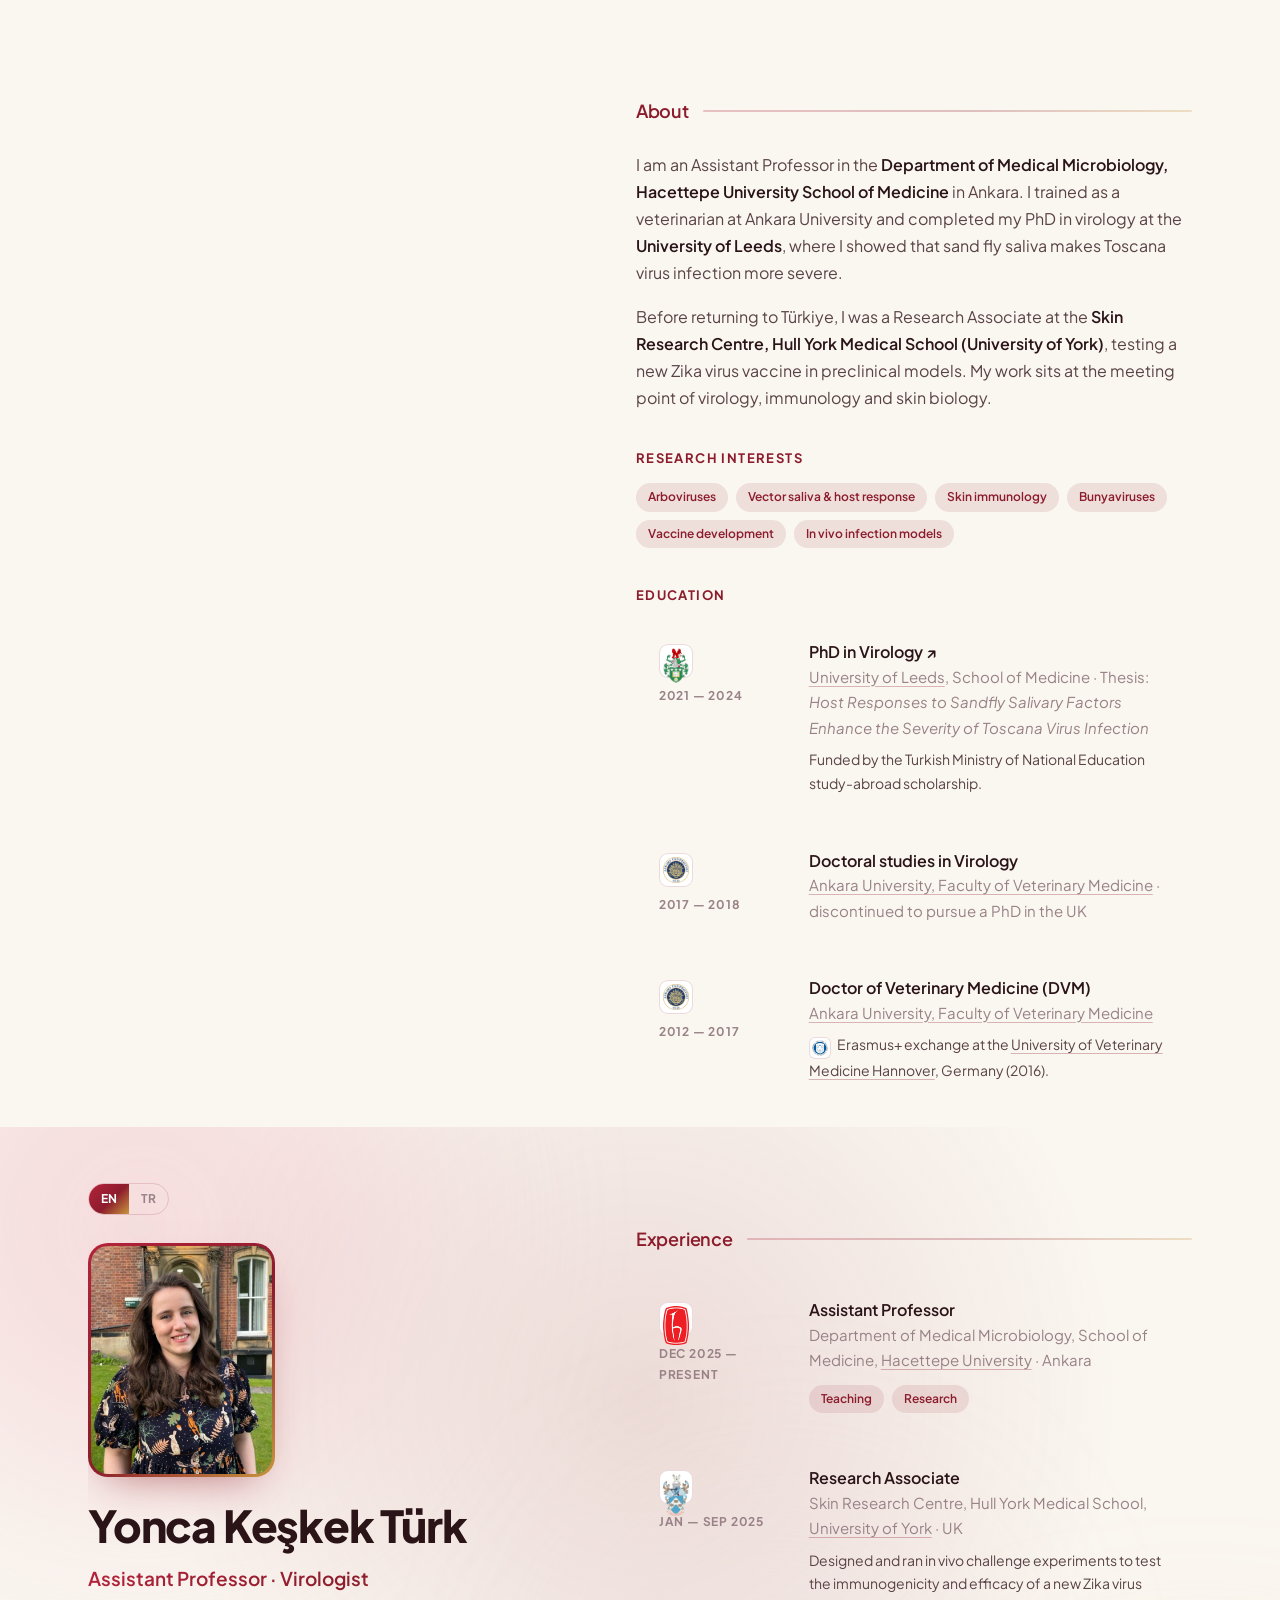
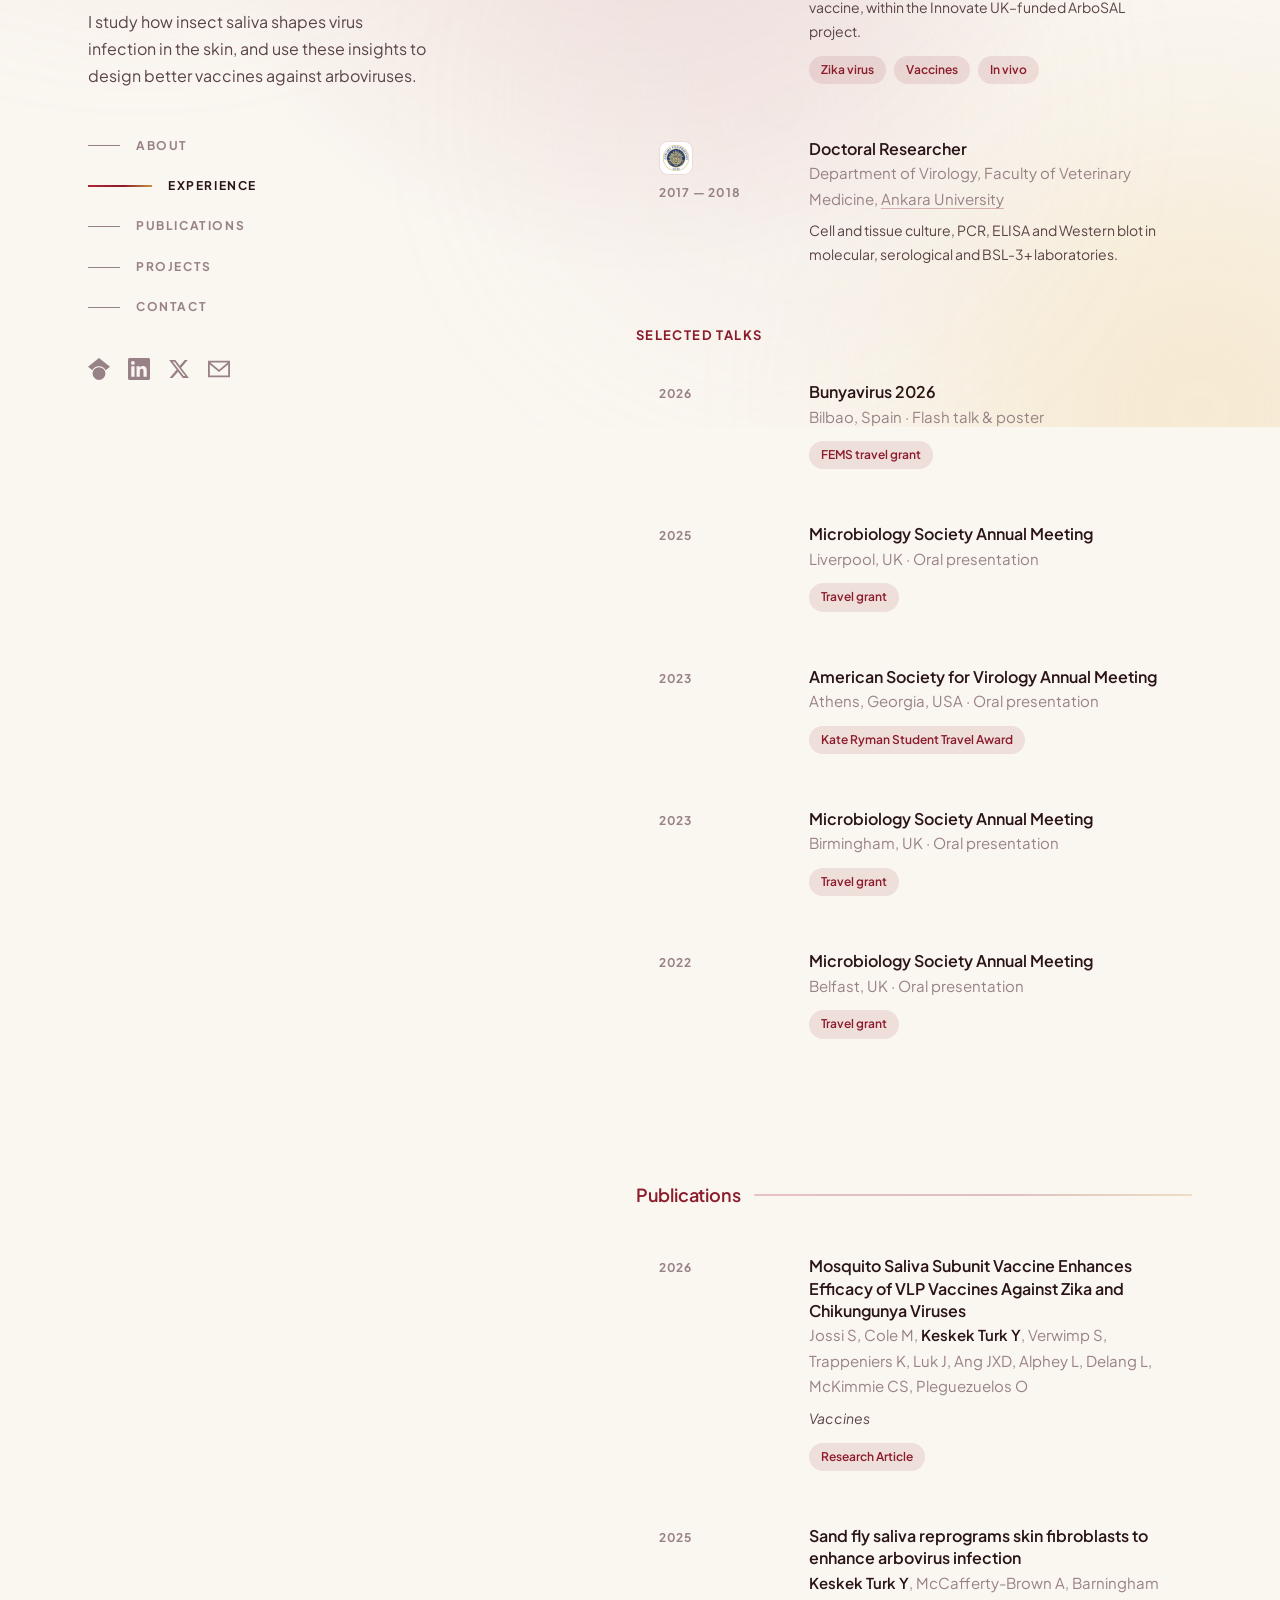
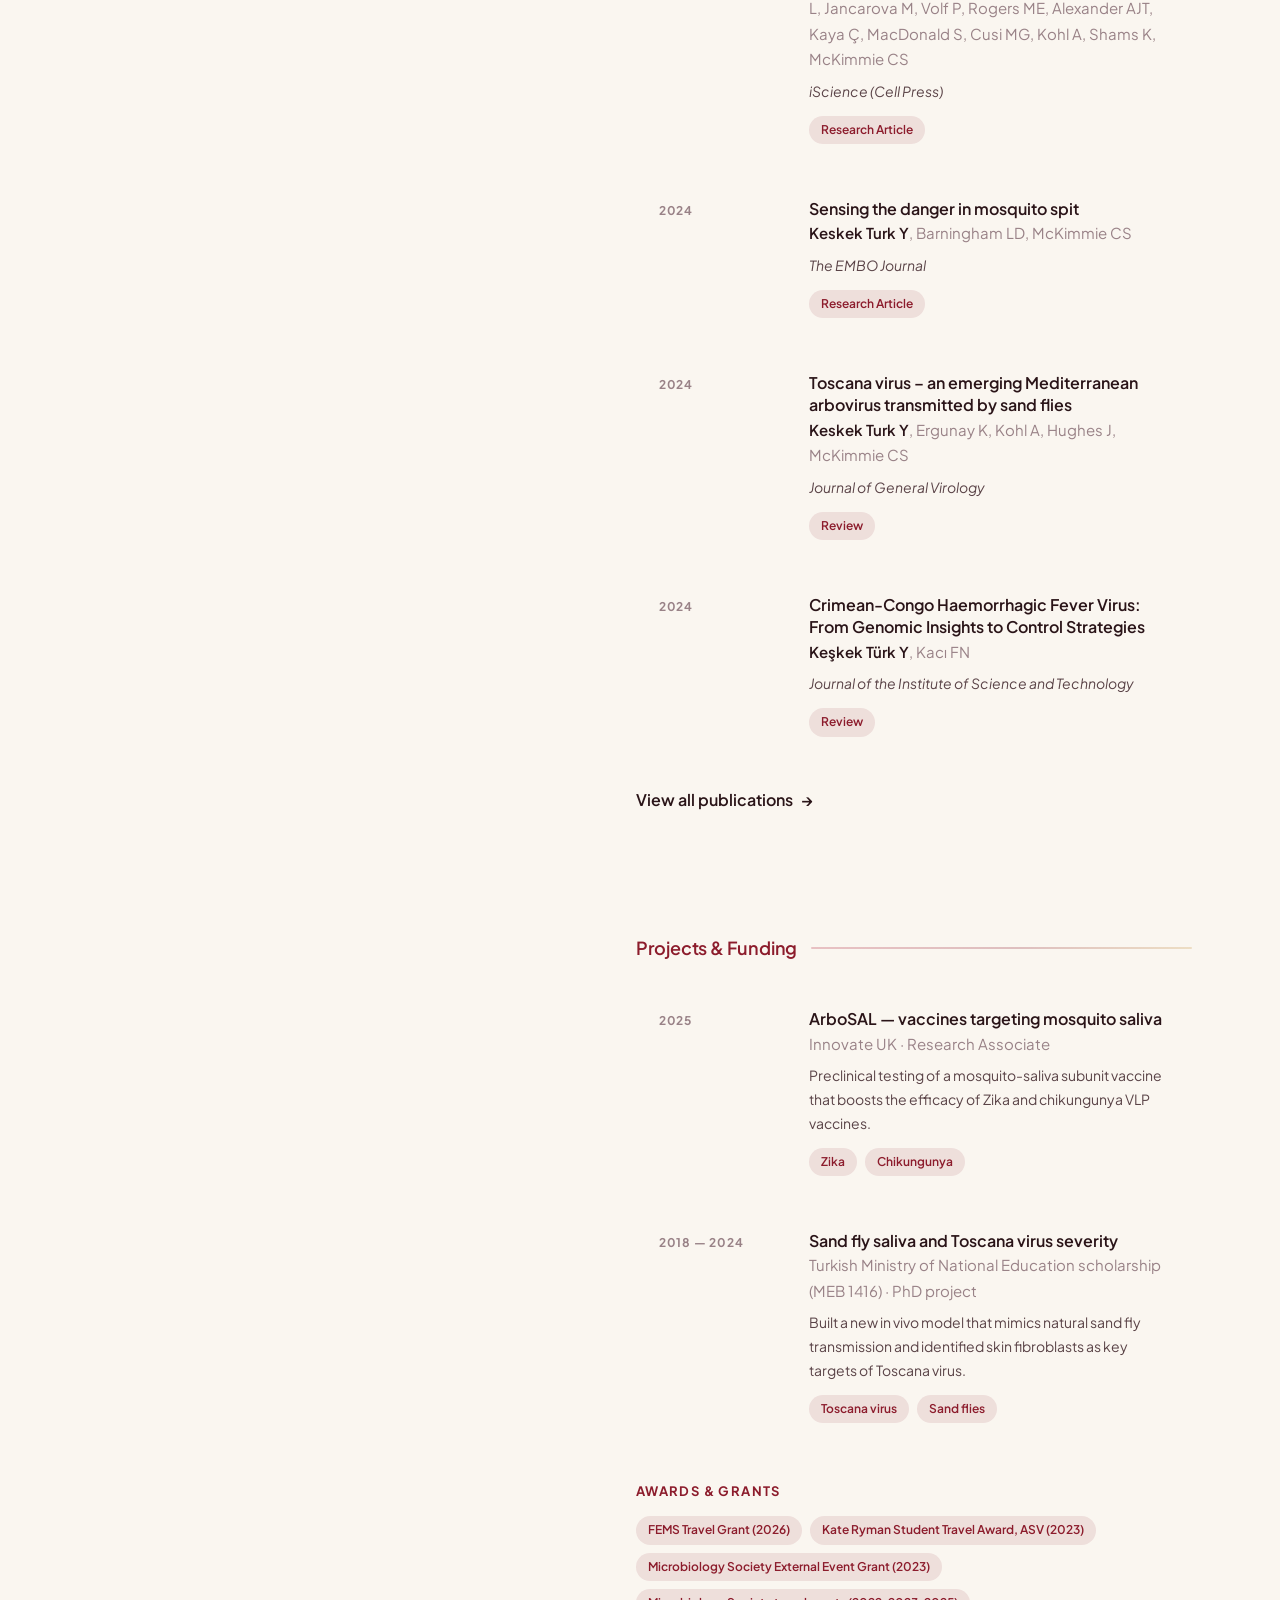
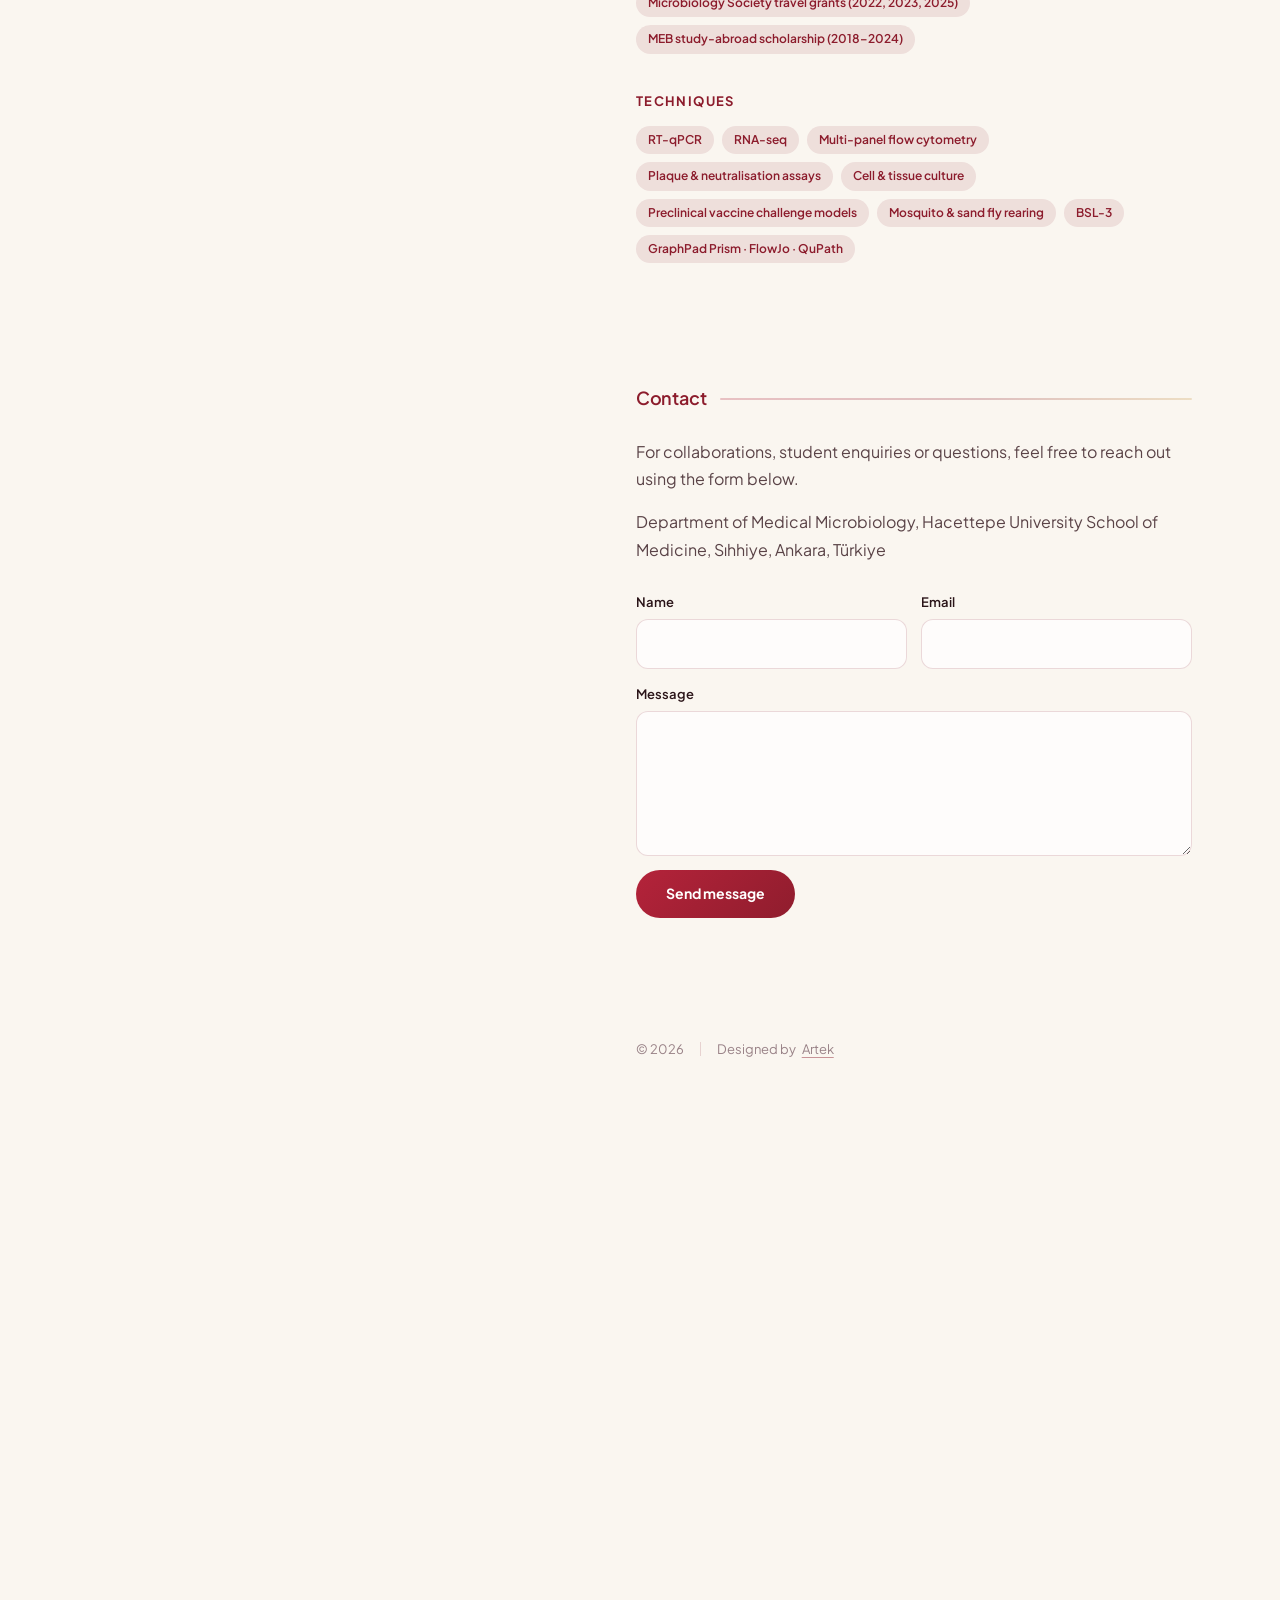
<file: experience.html>
<!DOCTYPE html>
<html lang="en">
<head>
  <meta charset="UTF-8">
  <meta http-equiv="refresh" content="0; url=index.html#experience">
  <link rel="canonical" href="index.html#experience">
  <title>Yonca Keşkek Türk</title>
</head>
<body><a href="index.html#experience">Yonca Keşkek Türk</a></body>
</html>
</file>
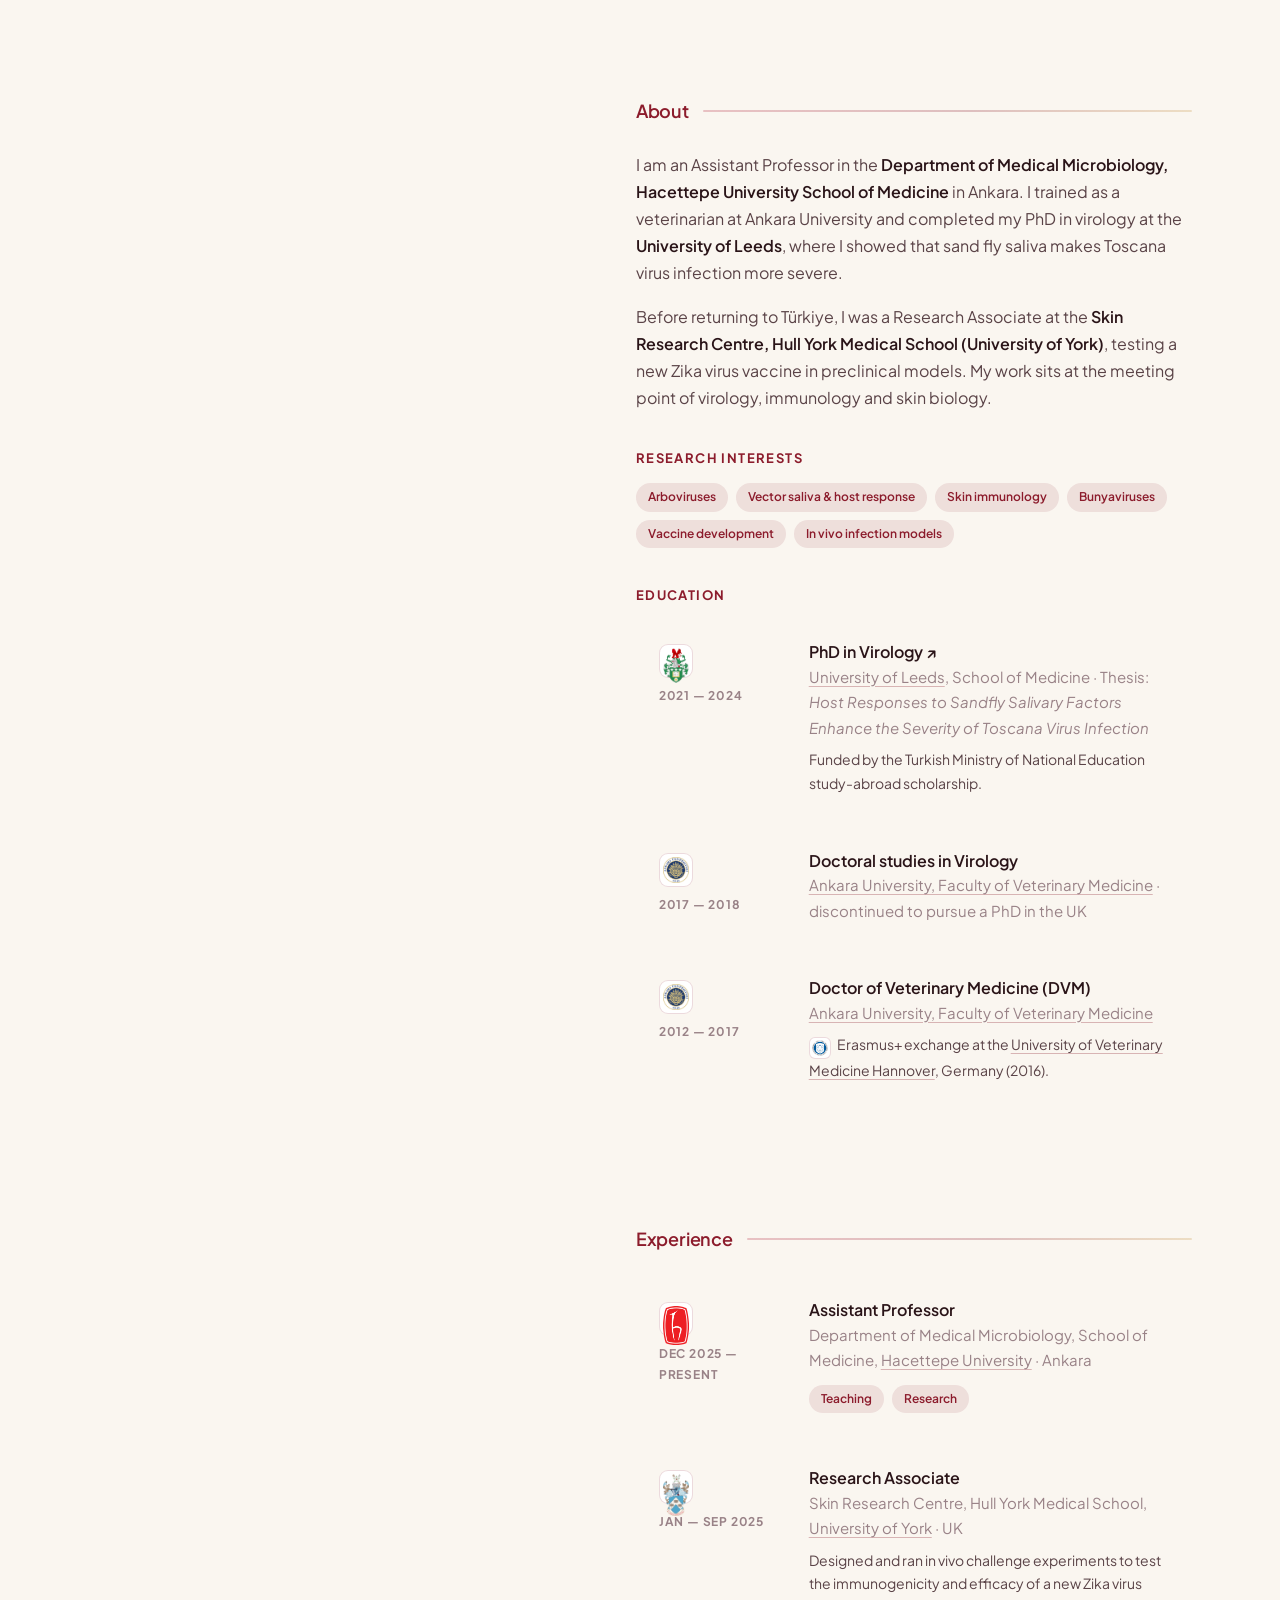
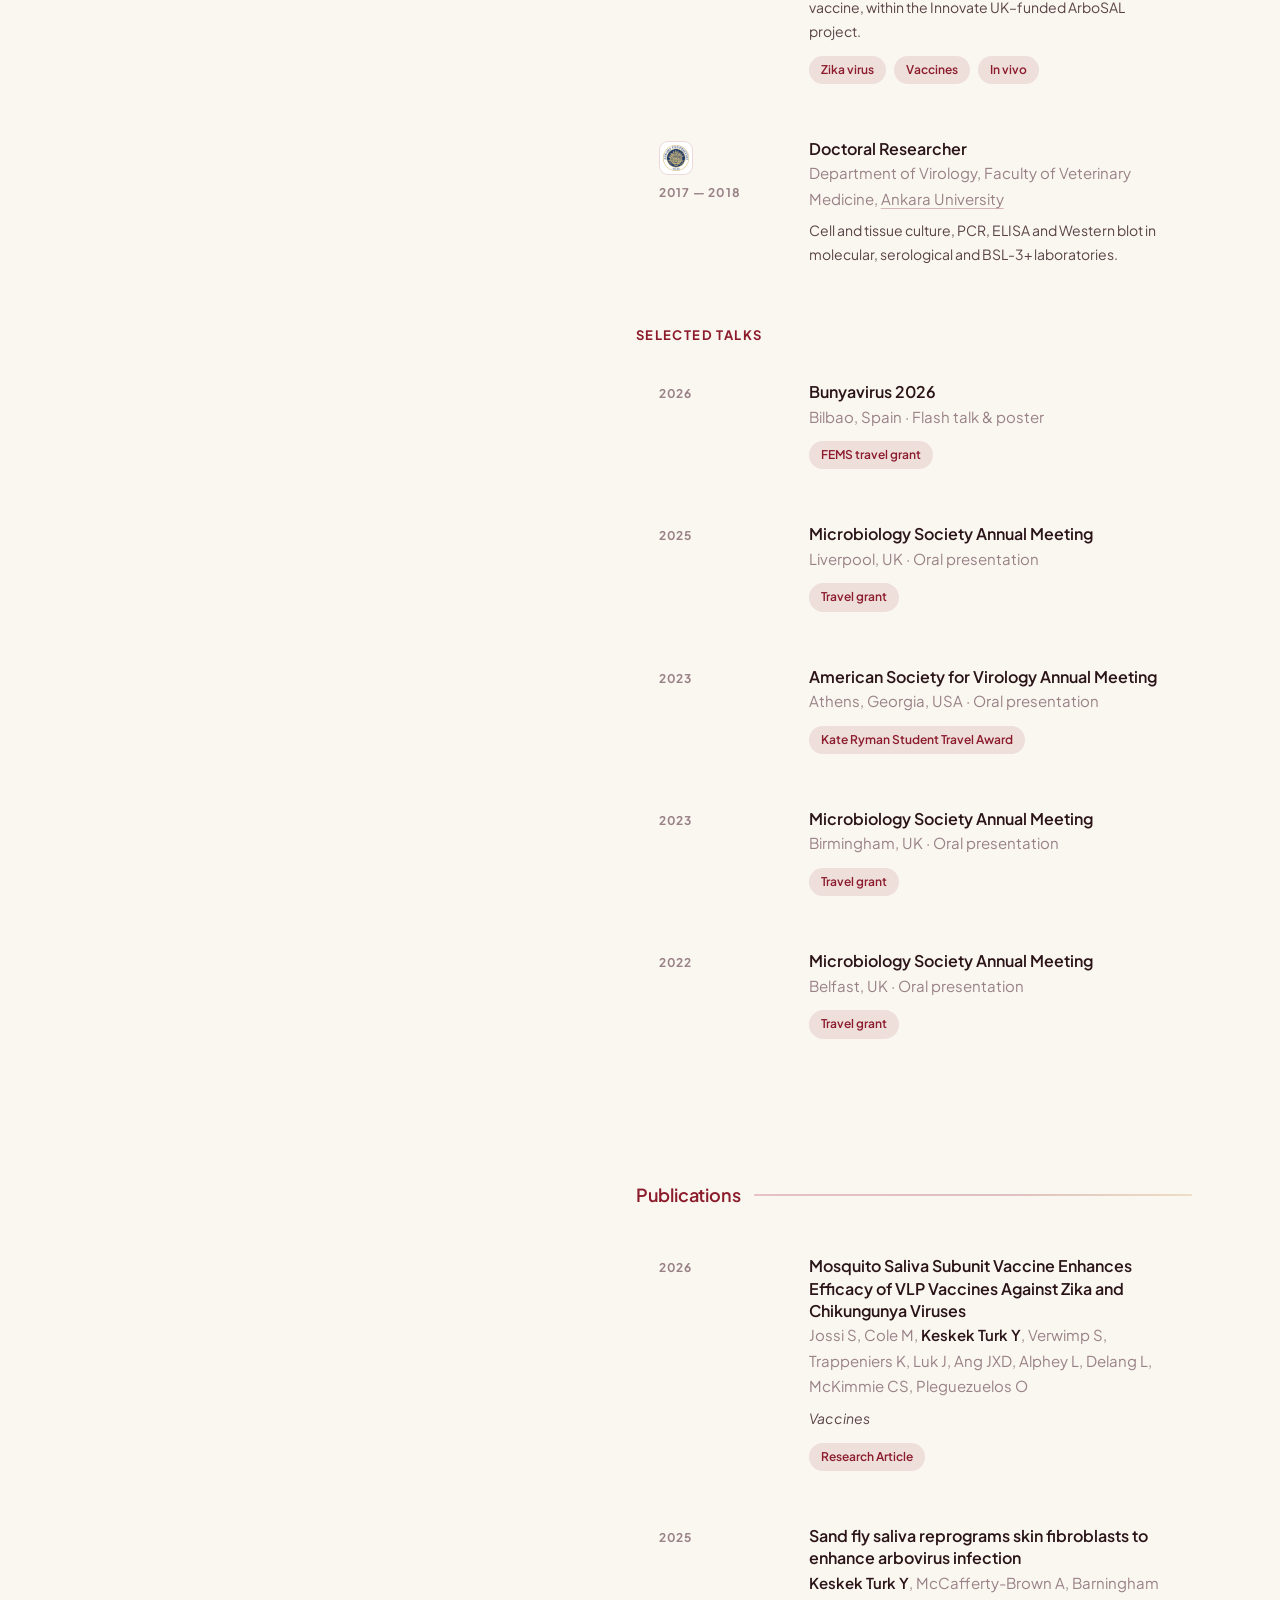
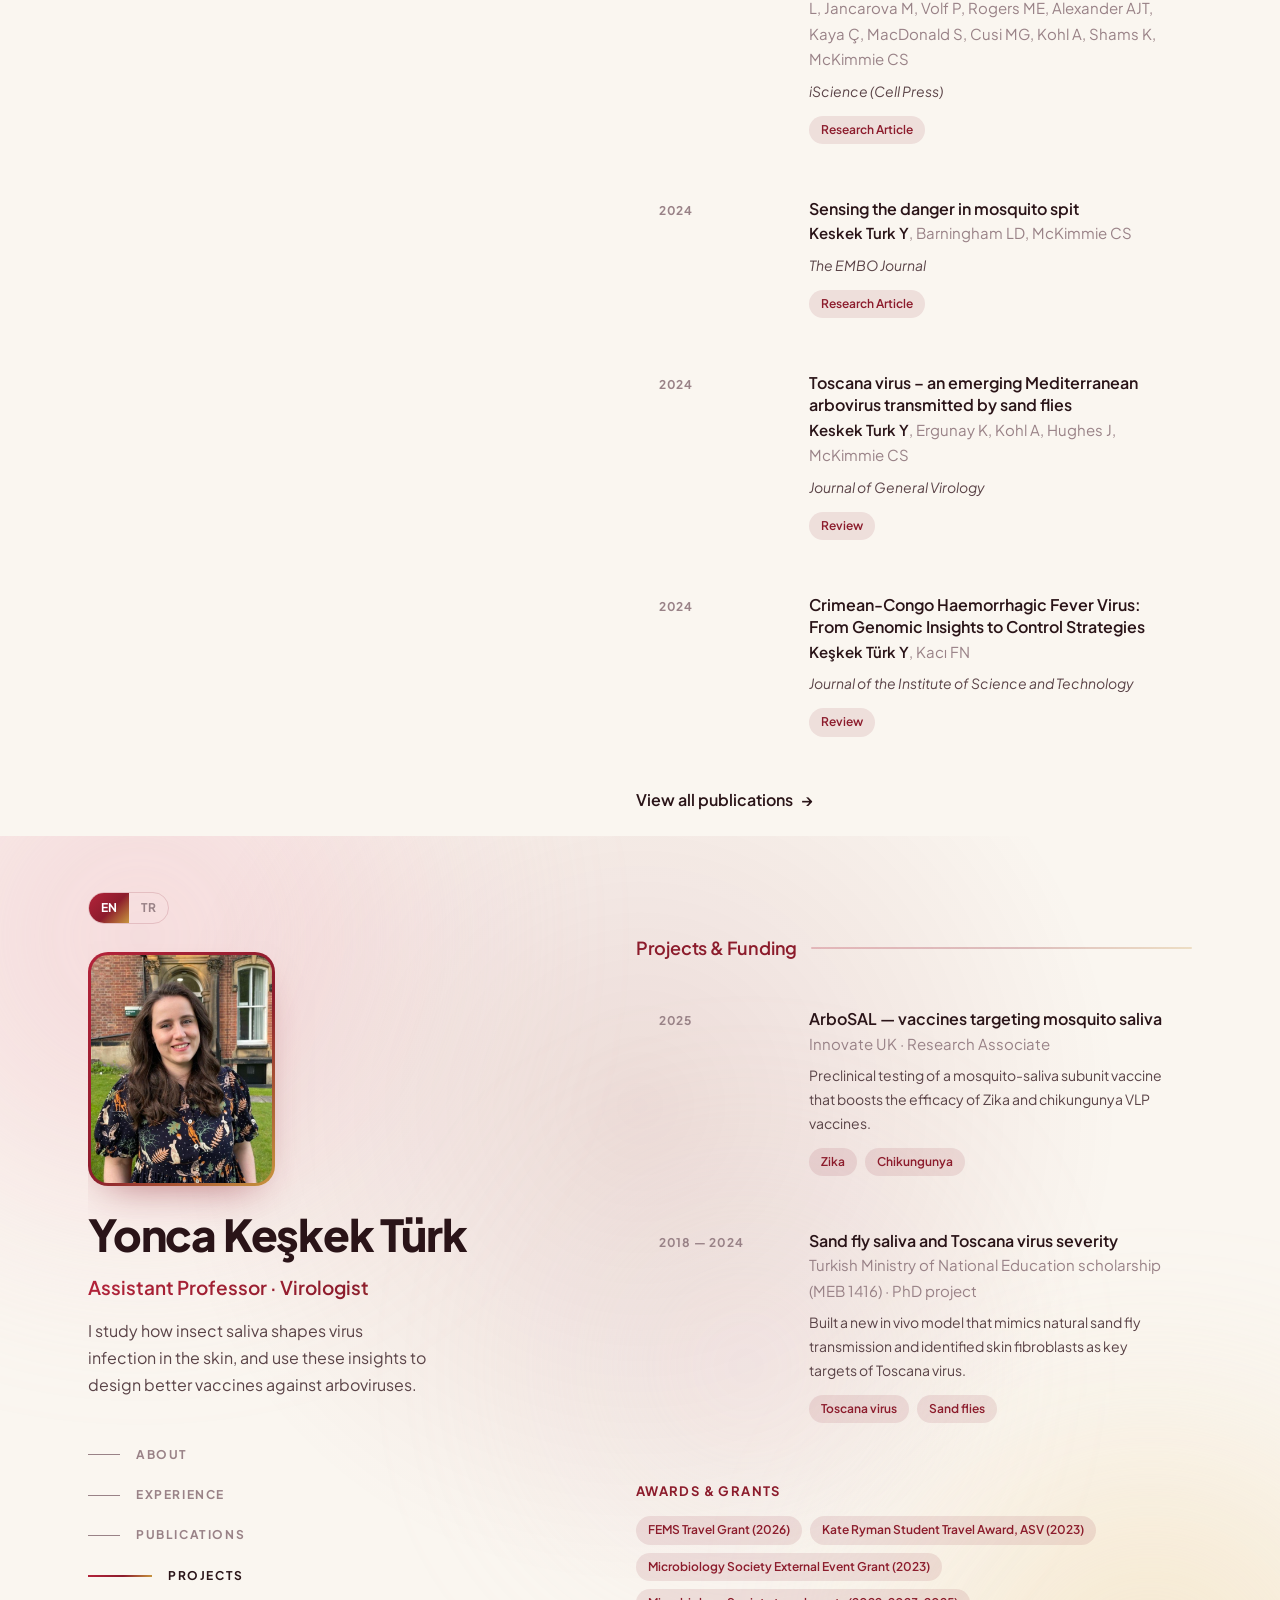
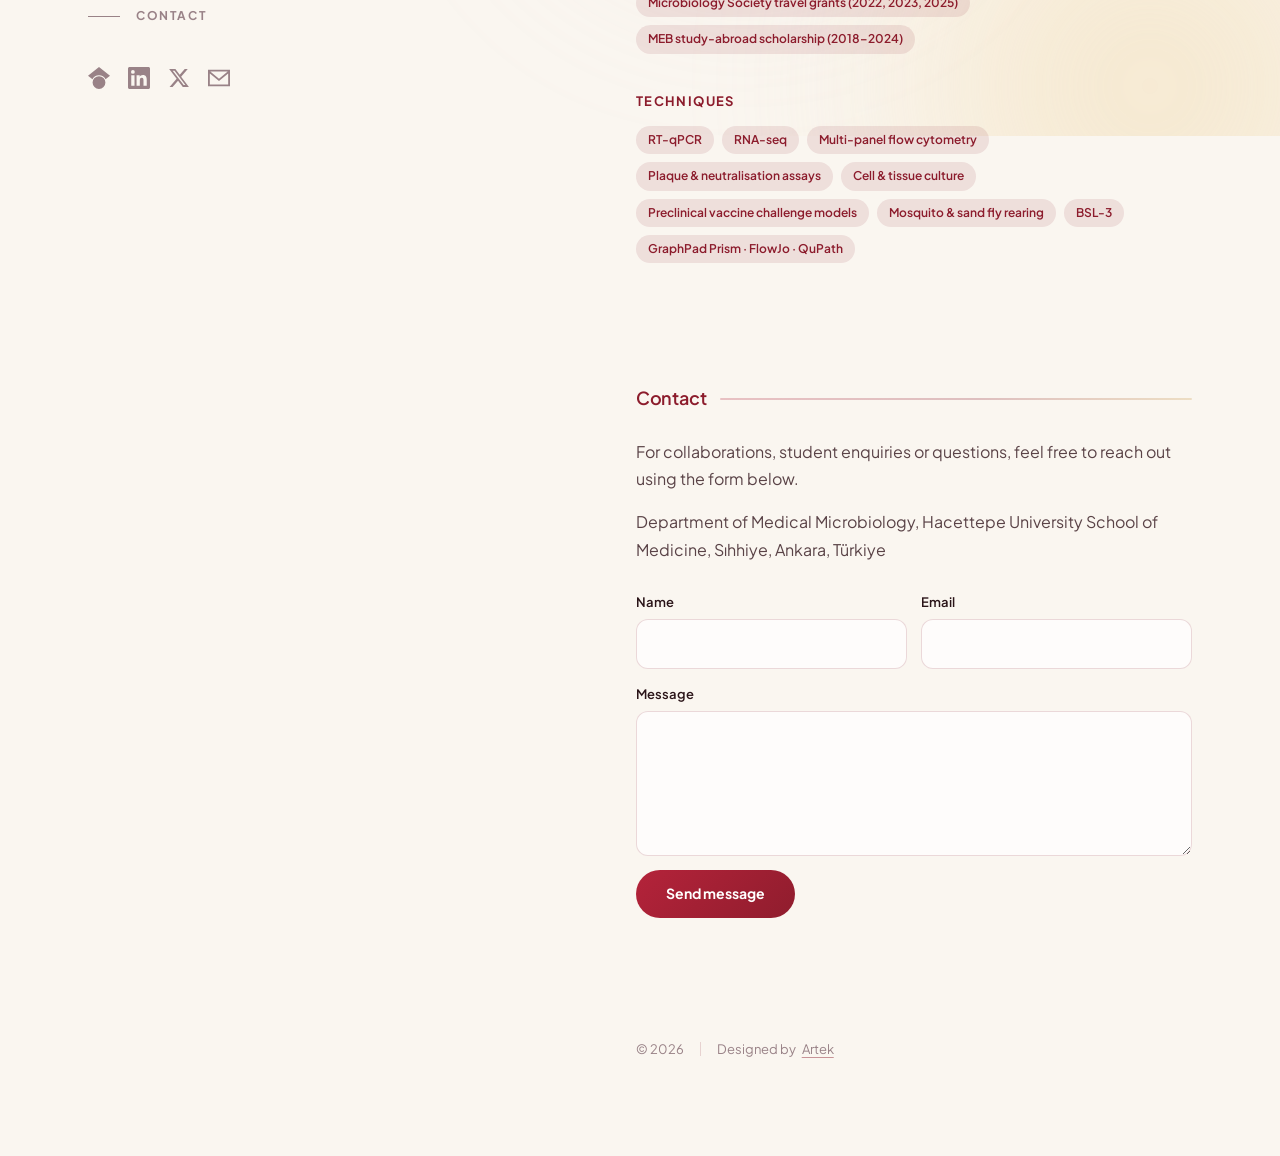
<file: projects.html>
<!DOCTYPE html>
<html lang="en">
<head>
  <meta charset="UTF-8">
  <meta http-equiv="refresh" content="0; url=index.html#projects">
  <link rel="canonical" href="index.html#projects">
  <title>Yonca Keşkek Türk</title>
</head>
<body><a href="index.html#projects">Yonca Keşkek Türk</a></body>
</html>
</file>
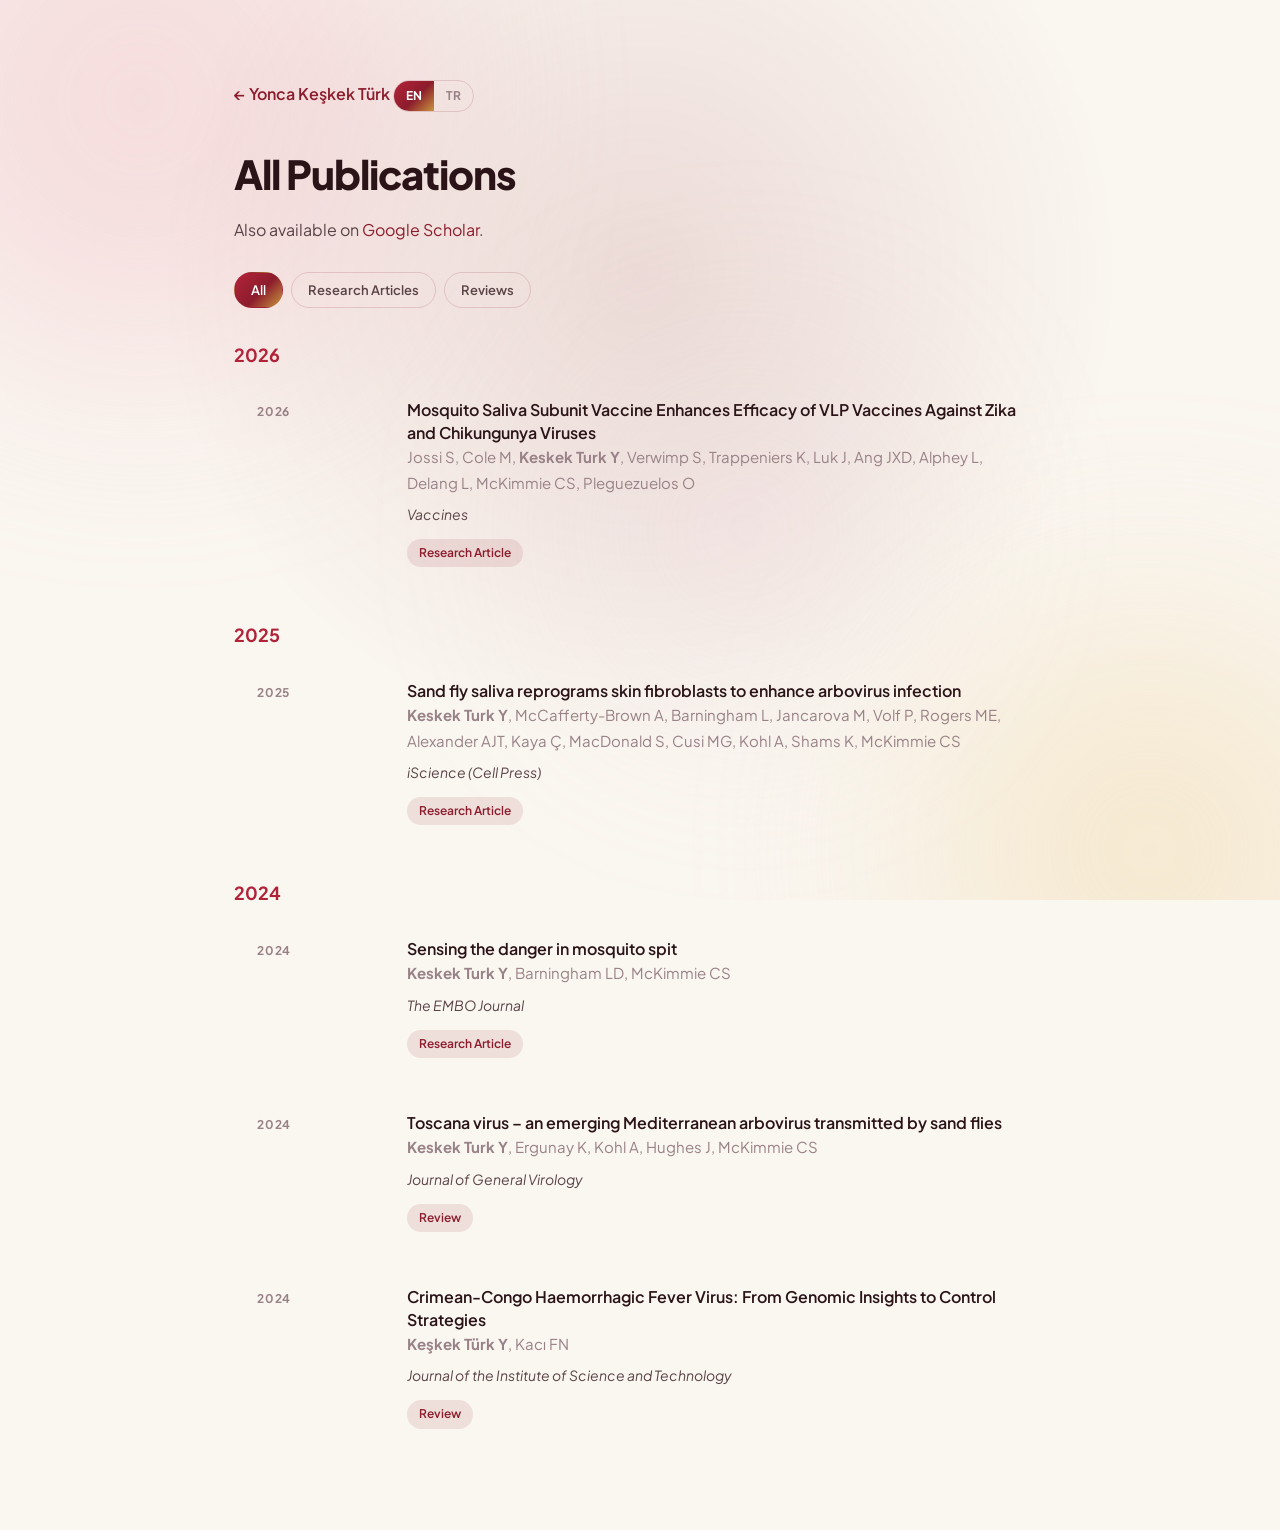
<file: publications.html>
<!DOCTYPE html>
<html lang="en" data-lang="en">
<head>
  <meta charset="UTF-8">
  <meta name="viewport" content="width=device-width, initial-scale=1.0">
  <title>Publications | Yonca Keşkek Türk</title>
  <meta name="description" content="Publications of Dr. Yonca Keşkek Türk — arboviruses, vector saliva and vaccines.">
  <meta property="og:title" content="Dr. Yonca Keşkek Türk">
  <meta property="og:description" content="Assistant Professor — research, publications and projects.">
  <meta name="theme-color" content="#faf6f0">
  <link rel="icon" type="image/svg+xml" href="favicon.svg?v=1">
  <link rel="preconnect" href="https://fonts.googleapis.com">
  <link rel="preconnect" href="https://fonts.gstatic.com" crossorigin>
  <link href="https://fonts.googleapis.com/css2?family=Plus+Jakarta+Sans:wght@400;500;600;700;800&display=swap" rel="stylesheet">
  <link rel="stylesheet" href="styles.css?v=37">
  <script defer src="https://cloud.umami.is/script.js" data-website-id="28c84bf6-e311-4159-a4d9-18c52d8dbd61" data-domains="yoncakeskekturk.com"></script>
  <script src="main.js?v=37" defer></script>
</head>
<body>
  <div class="bg-blobs" aria-hidden="true"><span></span><span></span><span></span></div>
  <div class="spotlight" aria-hidden="true"></div>

  <main class="page-single">
    <a class="back-link" href="index.html#publications">← Yonca Keşkek Türk</a>
      <div class="lang-switch" role="group" aria-label="Language">
        <button type="button" data-set-lang="en">EN</button>
        <button type="button" data-set-lang="tr">TR</button>
      </div>
    <h1><span lang="en">All Publications</span><span lang="tr">Tüm Yayınlar</span></h1>
    <p style="margin-bottom:28px"><span lang="en">Also available on</span><span lang="tr">Ayrıca</span> <a href="https://scholar.google.com/citations?hl=en&amp;user=SQE0Mq8AAAAJ" target="_blank" rel="noopener" style="color:var(--accent)">Google Scholar</a><span lang="en">.</span><span lang="tr"> üzerinde.</span></p>
    <div class="filters">
      <button class="active" data-filter="all"><span lang="en">All</span><span lang="tr">Tümü</span></button>
      <button data-filter="article"><span lang="en">Research Articles</span><span lang="tr">Araştırma Makaleleri</span></button>
      <button data-filter="review"><span lang="en">Reviews</span><span lang="tr">Derlemeler</span></button>
    </div>
    <div class="year-group">
      <h2 class="year gradient-text">2026</h2>
      <ul class="cards">
          <li class="entry" data-type="article">
            <div class="when">2026</div>
            <div>
              <h3>Mosquito Saliva Subunit Vaccine Enhances Efficacy of VLP Vaccines Against Zika and Chikungunya Viruses</h3>
              <div class="sub">Jossi S, Cole M, <strong>Keskek Turk Y</strong>, Verwimp S, Trappeniers K, Luk J, Ang JXD, Alphey L, Delang L, McKimmie CS, Pleguezuelos O</div>
              <p><em>Vaccines</em></p>
              <ul class="tags"><li class="tag"><span lang="en">Research Article</span><span lang="tr">Araştırma Makalesi</span></li></ul>
            </div>
          </li>
      </ul>
    </div>
    <div class="year-group">
      <h2 class="year gradient-text">2025</h2>
      <ul class="cards">
          <li class="entry" data-type="article">
            <div class="when">2025</div>
            <div>
              <h3>Sand fly saliva reprograms skin fibroblasts to enhance arbovirus infection</h3>
              <div class="sub"><strong>Keskek Turk Y</strong>, McCafferty-Brown A, Barningham L, Jancarova M, Volf P, Rogers ME, Alexander AJT, Kaya Ç, MacDonald S, Cusi MG, Kohl A, Shams K, McKimmie CS</div>
              <p><em>iScience (Cell Press)</em></p>
              <ul class="tags"><li class="tag"><span lang="en">Research Article</span><span lang="tr">Araştırma Makalesi</span></li></ul>
            </div>
          </li>
      </ul>
    </div>
    <div class="year-group">
      <h2 class="year gradient-text">2024</h2>
      <ul class="cards">
          <li class="entry" data-type="article">
            <div class="when">2024</div>
            <div>
              <h3>Sensing the danger in mosquito spit</h3>
              <div class="sub"><strong>Keskek Turk Y</strong>, Barningham LD, McKimmie CS</div>
              <p><em>The EMBO Journal</em></p>
              <ul class="tags"><li class="tag"><span lang="en">Research Article</span><span lang="tr">Araştırma Makalesi</span></li></ul>
            </div>
          </li>
          <li class="entry" data-type="review">
            <div class="when">2024</div>
            <div>
              <h3>Toscana virus – an emerging Mediterranean arbovirus transmitted by sand flies</h3>
              <div class="sub"><strong>Keskek Turk Y</strong>, Ergunay K, Kohl A, Hughes J, McKimmie CS</div>
              <p><em>Journal of General Virology</em></p>
              <ul class="tags"><li class="tag"><span lang="en">Review</span><span lang="tr">Derleme</span></li></ul>
            </div>
          </li>
          <li class="entry" data-type="review">
            <div class="when">2024</div>
            <div>
              <h3>Crimean-Congo Haemorrhagic Fever Virus: From Genomic Insights to Control Strategies</h3>
              <div class="sub"><strong>Keşkek Türk Y</strong>, Kacı FN</div>
              <p><em>Journal of the Institute of Science and Technology</em></p>
              <ul class="tags"><li class="tag"><span lang="en">Review</span><span lang="tr">Derleme</span></li></ul>
            </div>
          </li>
      </ul>
    </div>
  </main>
</body>
</html>
</file>
<file: styles.css>
/* ==========================================================
   Yonca Keşkek Türk — Academic website
   Two-column layout, burgundy & gold theme
   ========================================================== */

:root {
  /* Burgundy & gold */
  --bg: #faf6f0;
  --heading: #2a1418;
  --text: #5a4347;
  --muted: #998287;
  --accent: #8c1c2c;           /* text accent */
  --rgb: 140, 28, 44;          /* accent as r, g, b */
  --gradient: linear-gradient(135deg, #b4233a 0%, #8c1c2c 55%, #c8963e 100%);
  --blob1: #f2c9cf;
  --blob2: #f3dfb8;
  --blob3: #ead7d9;
  --blob-opacity: 0.55;
  --surface: rgba(255, 255, 255, 0.7);
  --chip-bg: rgba(var(--rgb), 0.1);
  --hover-bg: var(--surface);
  --border: rgba(var(--rgb), 0.16);
}

* { box-sizing: border-box; margin: 0; padding: 0; }

html { scroll-behavior: auto; } /* in-page smooth scroll is handled in main.js */

body {
  background: var(--bg);
  color: var(--text);
  font-family: 'Plus Jakarta Sans', sans-serif;
  font-size: 16px;
  line-height: 1.7;
  overflow-x: hidden;
}

::selection { background: rgba(var(--rgb), 0.28); color: var(--heading); }

a { color: var(--heading); text-decoration: none; }
img { max-width: 100%; display: block; }

/* ---------- Language switching ----------
   Every translatable text is written twice:
   <span lang="en">…</span><span lang="tr">…</span> */
html[data-lang="en"] [lang="tr"]:not(html),
html[data-lang="tr"] [lang="en"]:not(html) {
  display: none !important;
}

/* ---------- Animated background ---------- */
.bg-blobs {
  position: fixed;
  inset: 0;
  z-index: -2;
  overflow: hidden;
  pointer-events: none;
}
.bg-blobs span {
  position: absolute;
  border-radius: 50%;
  filter: blur(110px);
  opacity: var(--blob-opacity);
  animation: drift 22s ease-in-out infinite alternate;
}
.bg-blobs span:nth-child(1) { width: 520px; height: 520px; background: var(--blob1); top: -160px; left: -120px; }
.bg-blobs span:nth-child(2) { width: 460px; height: 460px; background: var(--blob2); bottom: -180px; right: -100px; animation-delay: -7s; }
.bg-blobs span:nth-child(3) { width: 340px; height: 340px; background: var(--blob3); top: 40%; left: 45%; opacity: calc(var(--blob-opacity) * 0.5); animation-delay: -14s; }

@keyframes drift {
  0%   { transform: translate(0, 0) scale(1); }
  50%  { transform: translate(60px, 40px) scale(1.1); }
  100% { transform: translate(-40px, 80px) scale(0.95); }
}

@media (prefers-reduced-motion: reduce) {
  .bg-blobs span { animation: none; }
}

.spotlight {
  pointer-events: none;
  position: fixed;
  inset: 0;
  z-index: -1;
  background: radial-gradient(600px at 50% 30%, rgba(var(--rgb), 0.12), transparent 80%);
}

.gradient-text {
  background: var(--gradient);
  -webkit-background-clip: text;
  background-clip: text;
  color: transparent;
}

/* ---------- Layout ---------- */
.layout {
  max-width: 1200px;
  margin: 0 auto;
  padding: 0 48px;
  display: grid;
  grid-template-columns: 1fr 1.15fr;
  gap: 64px;
}

/* Left column — sticky */
.sidebar {
  position: sticky;
  top: 0;
  height: 100vh;
  overflow-y: auto;
  scrollbar-width: none;
  padding: 56px 0 40px;
  display: flex;
  flex-direction: column;
  justify-content: space-between;
}

.lang-switch {
  display: inline-flex;
  border: 1px solid var(--border);
  border-radius: 9999px;
  overflow: hidden;
  margin-bottom: 28px;
}
.lang-switch button {
  background: none;
  border: none;
  color: var(--muted);
  font: inherit;
  font-size: 12px;
  font-weight: 700;
  padding: 5px 12px;
  cursor: pointer;
  transition: color 0.2s;
}
.lang-switch button:hover { color: var(--heading); }
.lang-switch button.active { background: var(--gradient); color: #fff; }

.portrait {
  height: min(280px, 26vh);
  aspect-ratio: 4 / 5;
  border-radius: 20px;
  padding: 3px;
  background: var(--gradient);
  margin-bottom: 24px;
  box-shadow: 0 18px 40px -20px rgba(var(--rgb), 0.6);
}
.portrait img {
  width: 100%;
  height: 100%;
  border-radius: 17px;
  object-fit: cover;
  object-position: 50% 20%;
}

.sidebar h1 {
  font-size: 44px;
  font-weight: 800;
  line-height: 1.1;
  letter-spacing: -1.2px;
  color: var(--heading);
}
.sidebar .title {
  margin-top: 12px;
  font-size: 19px;
  font-weight: 600;
}
.sidebar .tagline {
  margin-top: 14px;
  max-width: 340px;
}

/* Scroll-spy nav */
.nav { margin-top: 36px; list-style: none; }
.nav a {
  display: inline-flex;
  align-items: center;
  gap: 16px;
  padding: 10px 0;
  font-size: 12px;
  font-weight: 700;
  letter-spacing: 1.6px;
  text-transform: uppercase;
  color: var(--muted);
  transition: color 0.2s;
}
.nav a::before {
  content: '';
  width: 32px;
  height: 1px;
  background: var(--muted);
  transition: all 0.25s ease;
}
.nav a:hover,
.nav a.active { color: var(--heading); }
.nav a:hover::before,
.nav a.active::before {
  width: 64px;
  height: 2px;
  background: var(--gradient);
}

/* Social icons */
.socials { display: flex; gap: 18px; list-style: none; align-items: center; }
.socials a {
  color: var(--muted);
  display: inline-flex;
  transition: color 0.2s, transform 0.2s;
}
.socials a:hover { color: var(--accent); transform: translateY(-3px); }
.socials svg { width: 22px; height: 22px; fill: currentColor; }

/* Right column — content */
.content { padding: 96px 0; }

section { margin-bottom: 120px; scroll-margin-top: 96px; }

/* Section headings (desktop) */
@media (min-width: 1001px) {
  .content .section-title {
    display: flex;
    align-items: center;
    gap: 14px;
    font-size: 18px;
    font-weight: 600;
    letter-spacing: -0.2px;
    text-transform: none;
    color: var(--accent);
    margin-bottom: 24px;
  }
  .content .section-title::after {
    content: '';
    flex: 1;
    height: 2px;
    border-radius: 2px;
    background: var(--gradient);
    opacity: 0.25;
  }
}

.section-title {
  display: none;
  font-size: 13px;
  font-weight: 700;
  letter-spacing: 1.6px;
  text-transform: uppercase;
  color: var(--heading);
  margin-bottom: 28px;
}

.content p { margin-bottom: 16px; }
.content strong, .hl { color: var(--heading); font-weight: 600; }

.placeholder {
  border-bottom: 1px dashed rgba(var(--rgb), 0.5);
  font-style: italic;
}

.subhead {
  font-size: 13px;
  font-weight: 700;
  letter-spacing: 1.4px;
  text-transform: uppercase;
  color: var(--accent);
  margin: 36px 0 14px;
}

/* ---------- Cards (experience / projects / publications) ---------- */
.cards { list-style: none; display: grid; gap: 12px; }
.cards:hover .entry { opacity: 0.55; }
.cards .entry:hover { opacity: 1; }

.entry {
  position: relative;
  display: grid;
  grid-template-columns: 130px 1fr;
  gap: 20px;
  padding: 20px 22px;
  border-radius: 14px;
  border: 1px solid transparent;
  transition: all 0.25s ease;
}
.entry:hover {
  background: var(--hover-bg);
  border-color: var(--border);
  box-shadow: 0 12px 30px -16px rgba(var(--rgb), 0.45);
}
.entry .when {
  font-size: 12px;
  font-weight: 700;
  letter-spacing: 0.8px;
  text-transform: uppercase;
  color: var(--muted);
  padding-top: 3px;
}
.entry h3 {
  font-size: 16px;
  font-weight: 600;
  color: var(--heading);
  line-height: 1.4;
}
.entry h3 .arrow { display: inline-block; transition: transform 0.2s; }
.entry:hover h3 { color: var(--accent); }
.entry:hover h3 .arrow { transform: translate(3px, -3px); }
.entry .sub { color: var(--muted); font-size: 15px; }
.entry p { font-size: 14px; margin: 8px 0 0; }

/* Institution logos and links */
.org-logo {
  position: relative;
  z-index: 1;
  display: grid;
  place-items: center;
  width: 34px;
  height: 34px;
  margin-bottom: 8px;
  padding: 3px;
  border-radius: 9px;
  background: #fff;
  border: 1px solid var(--border);
  transition: transform 0.2s, box-shadow 0.2s;
}
.org-logo img { width: 100%; height: 100%; object-fit: contain; }
.org-logo:hover { transform: translateY(-2px); box-shadow: 0 8px 18px -10px rgba(var(--rgb), 0.6); }
.org-logo.small { display: inline-grid; width: 22px; height: 22px; padding: 2px; border-radius: 6px; margin: 0 6px 0 0; vertical-align: -6px; }
.org-link {
  position: relative;
  z-index: 1;
  color: inherit;
  text-decoration: underline;
  text-decoration-color: rgba(var(--rgb), 0.3);
  text-underline-offset: 3px;
  transition: color 0.2s, text-decoration-color 0.2s;
}
.org-link:hover { color: var(--accent); text-decoration-color: currentColor; }

/* Whole card clickable when it has a main link */
.entry a.stretched::after { content: ''; position: absolute; inset: 0; }

.thumb {
  width: 120px;
  aspect-ratio: 16 / 10;
  border-radius: 8px;
  border: 1px solid var(--border);
  background: var(--gradient);
  opacity: 0.6;
  object-fit: cover;
}

.tags { display: flex; flex-wrap: wrap; gap: 8px; margin-top: 12px; list-style: none; }
.tag {
  font-size: 12px;
  font-weight: 600;
  padding: 4px 12px;
  border-radius: 9999px;
  background: var(--chip-bg);
  color: var(--accent);
}

.more-link {
  display: inline-flex;
  align-items: center;
  gap: 8px;
  margin-top: 28px;
  font-weight: 600;
  color: var(--heading);
}
.more-link span.arrow { transition: transform 0.2s; }
.more-link:hover { color: var(--accent); }
.more-link:hover span.arrow { transform: translateX(4px); }

/* ---------- Contact ---------- */
.contact-lines { list-style: none; display: grid; gap: 6px; margin-bottom: 28px; }
.contact-lines a { color: var(--accent); }

.contact-form { display: grid; gap: 14px; }
.form-row { display: grid; grid-template-columns: 1fr 1fr; gap: 14px; }
.form-group { display: grid; gap: 6px; }
.form-group label { font-size: 13px; font-weight: 600; color: var(--heading); }
.form-group input,
.form-group textarea {
  background: var(--surface);
  border: 1px solid var(--border);
  border-radius: 12px;
  padding: 12px 14px;
  color: var(--heading);
  font: inherit;
  font-size: 14px;
  transition: border-color 0.2s, box-shadow 0.2s;
}
.form-group input:focus,
.form-group textarea:focus {
  outline: none;
  border-color: var(--accent);
  box-shadow: 0 0 0 3px rgba(var(--rgb), 0.18);
}

.btn {
  justify-self: start;
  border: none;
  border-radius: 9999px;
  padding: 12px 30px;
  font: inherit;
  font-size: 14px;
  font-weight: 700;
  color: #fff;
  background: var(--gradient);
  background-size: 200% 200%;
  cursor: pointer;
  transition: background-position 0.4s, transform 0.2s, box-shadow 0.2s;
}
.btn:hover {
  background-position: 100% 0;
  transform: translateY(-2px);
  box-shadow: 0 10px 25px -10px rgba(var(--rgb), 0.55);
}

/* ---------- Publication filters (full list page) ---------- */
.filters { display: flex; flex-wrap: wrap; gap: 8px; margin-bottom: 32px; }
.filters button {
  background: none;
  border: 1px solid var(--border);
  color: var(--text);
  font: inherit;
  font-size: 13px;
  font-weight: 600;
  padding: 6px 16px;
  border-radius: 9999px;
  cursor: pointer;
}
.filters button.active { background: var(--gradient); color: #fff; border-color: transparent; }

.back-link { display: inline-block; margin-bottom: 24px; font-weight: 600; color: var(--accent); }

.page-single { max-width: 860px; margin: 0 auto; padding: 80px 24px; }
.page-single h1 { font-size: 40px; font-weight: 800; color: var(--heading); letter-spacing: -1px; margin-bottom: 8px; }
.year { font-size: 18px; font-weight: 700; margin: 32px 0 8px; }

footer.note {
  display: flex;
  flex-wrap: wrap;
  align-items: center;
  gap: 6px;
  font-size: 13px;
  color: var(--muted);
}
footer.note .divider {
  width: 1px;
  height: 14px;
  margin: 0 10px;
  background: var(--border);
}
footer.note .credit {
  color: inherit;
  text-decoration: underline;
  text-decoration-color: rgba(var(--rgb), 0.45);
  text-decoration-thickness: 1px;
  text-underline-offset: 3px;
  transition: color 0.2s, text-decoration-color 0.2s;
}
footer.note .credit:hover {
  color: var(--accent);
  text-decoration-color: currentColor;
}

/* ---------- Responsive ---------- */
@media (max-width: 1000px) {
  .layout { grid-template-columns: 1fr; gap: 0; padding: 0 24px; }
  .sidebar { position: static; height: auto; padding: 64px 0 24px; }
  .nav { display: none; }
  .socials { margin-top: 28px; }
  .content { padding: 24px 0 64px; }
  section { margin-bottom: 80px; scroll-margin-top: 24px; }
  .content .section-title {
    display: block;
    position: sticky;
    top: 0;
    z-index: 5;
    margin: 0 -24px 20px;
    padding: 16px 24px;
    background: var(--bg);
    opacity: 0.95;
    backdrop-filter: blur(10px);
  }
}

@media (max-width: 600px) {
  .sidebar h1 { font-size: 34px; }
  .portrait { height: 260px; }
  .entry { grid-template-columns: 1fr; gap: 6px; padding: 16px; }
  .entry .thumb { order: 2; }
  .form-row { grid-template-columns: 1fr; }
}
</file>
